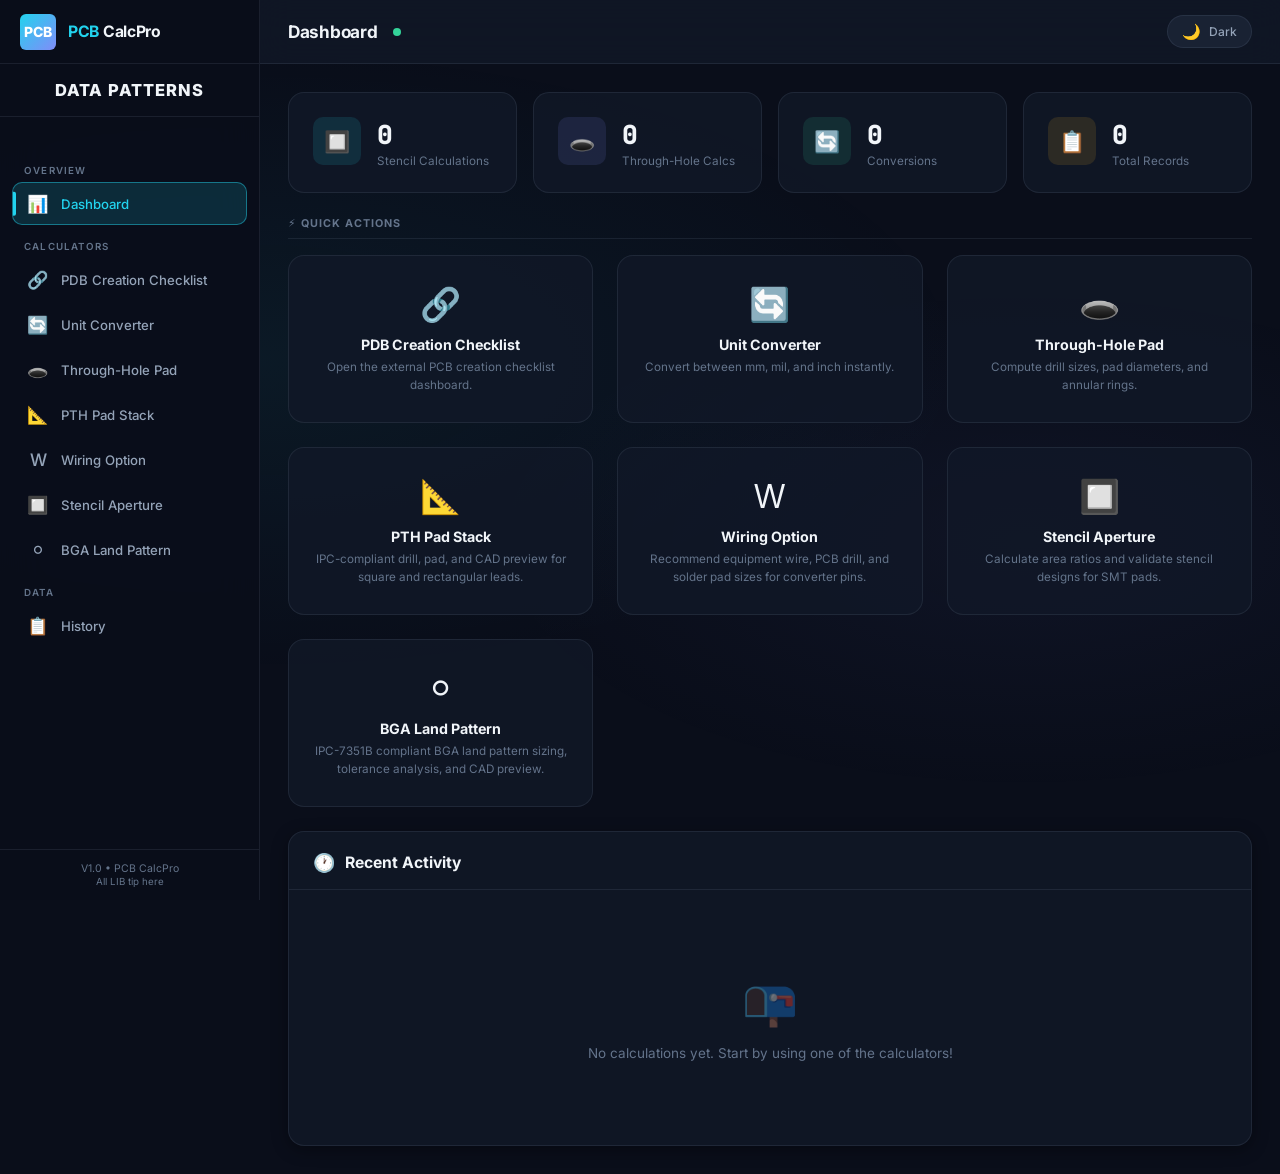
<file: index.html>
<!DOCTYPE html>
<html lang="en" data-theme="dark">
<head>
  <meta charset="UTF-8" />
  <meta name="viewport" content="width=device-width, initial-scale=1.0" />
  <meta name="description" content="PCB Manufacturing Calculator Dashboard — Stencil Aperture, Through-Hole Pad & Drill, and Engineering Unit Converter for PCB engineers." />
  <title>PCB Manufacturing Calculator Dashboard</title>
  <link rel="stylesheet" href="style.css" />
  <link rel="stylesheet" href="bga_land_calculator.css" />
</head>
<body>

<!-- ============================================================
     APP LAYOUT
     ============================================================ -->
<div class="app-layout">

  <!-- ======================== SIDEBAR ======================== -->
  <aside class="sidebar" id="sidebar">
    <div class="sidebar-header">
      <div class="sidebar-logo">PCB</div>
      <div class="sidebar-title"><span>PCB</span> CalcPro</div>
    </div>

    <div class="dp-logo-container" style="text-align: center; padding: 16px 20px; cursor: pointer; border-bottom: 1px solid var(--border-color); margin-bottom: 16px;" onclick="navigateTo('dashboard')">
      <div style="font-weight: 800; font-size: 1.1rem; color: var(--accent-indigo); letter-spacing: 1px; text-transform: uppercase;">Data Patterns</div>
    </div>

    <nav class="sidebar-nav">
      <div class="nav-section-label">Overview</div>
      <a class="nav-item active" data-page="dashboard" href="#">
        <span class="nav-icon">📊</span> Dashboard
      </a>

      <div class="nav-section-label">Calculators</div>
      <a class="nav-item" href="#" onclick="window.open('pcb_checklist.html', '_blank'); return false;">
        <span class="nav-icon">🔗</span> PDB Creation Checklist
      </a>
      <a class="nav-item" data-page="converter" href="#">
        <span class="nav-icon">🔄</span> Unit Converter
      </a>
      <a class="nav-item" data-page="throughhole" href="#">
        <span class="nav-icon">🕳️</span> Through-Hole Pad
      </a>
      <a class="nav-item" data-page="pthpadstack" href="#">
        <span class="nav-icon">📐</span> PTH Pad Stack
      </a>
      <a class="nav-item" data-page="wiring" href="#">
        <span class="nav-icon">W</span> Wiring Option
      </a>
      <a class="nav-item" data-page="stencil" href="#">
        <span class="nav-icon">🔲</span> Stencil Aperture
      </a>
      <a class="nav-item" data-page="bgaland" href="#">
        <span class="nav-icon">⚪</span> BGA Land Pattern
      </a>

      <div class="nav-section-label">Data</div>
      <a class="nav-item" data-page="history" href="#">
        <span class="nav-icon">📋</span> History
      </a>
    </nav>

    <div class="sidebar-footer">
      <div style="font-size:0.7rem;color:var(--text-muted);text-align:center;">
        V1.0 &bull; PCB CalcPro<br/>
        <span style="font-size:0.65rem;">All LIB tip here</span>
      </div>
    </div>
  </aside>

  <!-- Mobile overlay -->
  <div class="sidebar-overlay" id="sidebarOverlay"></div>

  <!-- ======================== MAIN ======================== -->
  <main class="main-content">

    <!-- TOP HEADER -->
    <header class="top-header">
      <div class="header-left">
        <button class="menu-toggle" id="menuToggle" aria-label="Toggle menu">☰</button>
        <h1 class="page-title" id="pageTitle">Dashboard</h1>
        <span class="pulse-dot" title="Live updates active"></span>
      </div>
      <div class="header-right">
        <button class="theme-toggle" id="themeToggle" aria-label="Toggle theme">
          <span class="toggle-icon" id="themeIcon">🌙</span>
          <span id="themeLabel">Dark</span>
        </button>
      </div>
    </header>

    <!-- CONTENT AREA -->
    <section class="content-area">

      <!-- ======== PAGE: Dashboard ======== -->
      <div class="module-page active" id="page-dashboard">
        <!-- Stats row -->
        <div class="grid-4 mb-24">
          <div class="dash-stat">
            <div class="dash-stat-icon cyan">🔲</div>
            <div class="dash-stat-info">
              <div class="dash-stat-value" id="dashStencilCount">0</div>
              <div class="dash-stat-label">Stencil Calculations</div>
            </div>
          </div>
          <div class="dash-stat">
            <div class="dash-stat-icon indigo">🕳️</div>
            <div class="dash-stat-info">
              <div class="dash-stat-value" id="dashTHCount">0</div>
              <div class="dash-stat-label">Through-Hole Calcs</div>
            </div>
          </div>
          <div class="dash-stat">
            <div class="dash-stat-icon green">🔄</div>
            <div class="dash-stat-info">
              <div class="dash-stat-value" id="dashConvCount">0</div>
              <div class="dash-stat-label">Conversions</div>
            </div>
          </div>
          <div class="dash-stat">
            <div class="dash-stat-icon amber">📋</div>
            <div class="dash-stat-info">
              <div class="dash-stat-value" id="dashTotalCount">0</div>
              <div class="dash-stat-label">Total Records</div>
            </div>
          </div>
        </div>

        <!-- Quick actions -->
        <h2 class="section-heading">⚡ Quick Actions</h2>
        <div class="grid-3 mb-24">
          <div class="quick-action" onclick="window.open('pcb_checklist.html', '_blank');">
            <div class="qa-icon">🔗</div>
            <h4>PDB Creation Checklist</h4>
            <p>Open the external PCB creation checklist dashboard.</p>
          </div>
          <div class="quick-action" data-goto="converter">
            <div class="qa-icon">🔄</div>
            <h4>Unit Converter</h4>
            <p>Convert between mm, mil, and inch instantly.</p>
          </div>
          <div class="quick-action" data-goto="throughhole">
            <div class="qa-icon">🕳️</div>
            <h4>Through-Hole Pad</h4>
            <p>Compute drill sizes, pad diameters, and annular rings.</p>
          </div>
          <div class="quick-action" data-goto="pthpadstack">
            <div class="qa-icon">📐</div>
            <h4>PTH Pad Stack</h4>
            <p>IPC-compliant drill, pad, and CAD preview for square and rectangular leads.</p>
          </div>
          <div class="quick-action" data-goto="wiring">
            <div class="qa-icon">W</div>
            <h4>Wiring Option</h4>
            <p>Recommend equipment wire, PCB drill, and solder pad sizes for converter pins.</p>
          </div>
          <div class="quick-action" data-goto="stencil">
            <div class="qa-icon">🔲</div>
            <h4>Stencil Aperture</h4>
            <p>Calculate area ratios and validate stencil designs for SMT pads.</p>
          </div>
          <div class="quick-action" data-goto="bgaland">
            <div class="qa-icon">⚪</div>
            <h4>BGA Land Pattern</h4>
            <p>IPC-7351B compliant BGA land pattern sizing, tolerance analysis, and CAD preview.</p>
          </div>
        </div>

        <!-- Recent history -->
        <div class="card">
          <div class="card-header">
            <h3><span class="card-icon">🕐</span> Recent Activity</h3>
          </div>
          <div class="card-body">
            <div id="dashRecentHistory">
              <div class="empty-state">
                <div class="empty-icon">📭</div>
                <p>No calculations yet. Start by using one of the calculators above!</p>
              </div>
            </div>
          </div>
        </div>
      </div>

      <!-- ======== PAGE: Stencil Aperture ======== -->
      <div class="module-page" id="page-stencil">
        <div class="grid-2 mb-24">
          <!-- Left: Inputs -->
          <div class="card">
            <div class="card-header">
              <h3><span class="card-icon">⚙️</span> Stencil Parameters</h3>
              <div class="btn-group">
                <button type="button" class="btn btn-secondary btn-sm stencil-unit-btn active" id="stencil-unit-mm" data-unit="mm">MM</button>
                <button type="button" class="btn btn-secondary btn-sm stencil-unit-btn" id="stencil-unit-mil" data-unit="mil">MIL</button>
              </div>
            </div>
            <div class="card-body">
              <!-- Shape selector -->
              <div class="form-group">
                <label>Aperture Shape</label>
                <div class="shape-selector" id="shapeSelector">
                  <button class="shape-btn active" data-shape="rectangle">
                    <span class="shape-icon">▬</span> Rectangle
                  </button>
                  <button class="shape-btn" data-shape="circle">
                    <span class="shape-icon">⬤</span> Circle
                  </button>
                  <button class="shape-btn" data-shape="rounded-rect">
                    <span class="shape-icon">▢</span> Rounded Rect
                  </button>
                  <button class="shape-btn" data-shape="polygon">
                    <span class="shape-icon">⬠</span> Polygon
                  </button>
                </div>
              </div>

              <!-- Standard Dimensions -->
              <div class="standard-dimensions" id="stdDimensions">
                <!-- Rectangle / Rounded Rect dims -->
                <div id="rectDims">
                  <div class="form-row">
                    <div class="form-group">
                      <label>Length (<span class="stencil-unit-lbl">mm</span>)</label>
                      <input type="number" class="form-control" id="rectLength" placeholder="e.g. 1.2" step="0.01" min="0" />
                    </div>
                    <div class="form-group">
                      <label>Width (<span class="stencil-unit-lbl">mm</span>)</label>
                      <input type="number" class="form-control" id="rectWidth" placeholder="e.g. 0.6" step="0.01" min="0" />
                    </div>
                  </div>
                </div>

                <!-- Circle dims -->
                <div id="circleDims" style="display:none;">
                  <div class="form-group">
                    <label>Diameter (<span class="stencil-unit-lbl">mm</span>)</label>
                    <input type="number" class="form-control" id="circleDiameter" placeholder="e.g. 0.8" step="0.01" min="0" />
                  </div>
                </div>

                <!-- Corner Radius for rounded rect -->
                <div id="cornerDims" style="display:none;">
                  <div class="form-group">
                    <label>Corner Radius (<span class="stencil-unit-lbl">mm</span>)</label>
                    <input type="number" class="form-control" id="cornerRadius" placeholder="e.g. 0.15" step="0.01" min="0" />
                  </div>
                </div>
              </div>

              <!-- Polygon Dimensions -->
              <div class="polygon-dimensions" id="polyDimensions">
                <div class="form-group">
                  <label>Vertex Coordinates (<span class="stencil-unit-lbl">mm</span>)</label>
                  <div class="table-wrapper" style="max-height:220px;overflow-y:auto;">
                    <table class="coord-table" id="coordTable">
                      <thead>
                        <tr><th>#</th><th>X (<span class="stencil-unit-lbl">mm</span>)</th><th>Y (<span class="stencil-unit-lbl">mm</span>)</th><th></th></tr>
                      </thead>
                      <tbody id="coordBody"></tbody>
                    </table>
                  </div>
                  <button class="btn btn-secondary btn-sm mt-16" id="addPointBtn">+ Add Point</button>
                </div>
              </div>

              <!-- Stencil Thickness -->
              <div class="form-group">
                <label>Stencil Thickness (<span class="stencil-unit-lbl">mm</span>)</label>
                <input type="number" class="form-control" id="stencilThickness" placeholder="e.g. 0.12" step="0.01" min="0" />
              </div>

              <div class="btn-group mt-16">
                <button class="btn btn-primary" id="calcStencilBtn">Calculate</button>
                <button class="btn btn-secondary" id="resetStencilBtn">Reset</button>
              </div>
            </div>
          </div>

          <!-- Right: Preview -->
          <div class="card">
            <div class="card-header">
              <h3><span class="card-icon">👁️</span> Aperture Preview</h3>
            </div>
            <div class="card-body">
              <div class="canvas-container">
                <span class="canvas-label">Shape Preview</span>
                <canvas id="apertureCanvas" width="360" height="260"></canvas>
              </div>
            </div>
          </div>
        </div>

        <!-- Results -->
        <div class="card mb-24">
          <div class="card-header">
            <h3><span class="card-icon">📐</span> Calculation Results</h3>
            <button class="btn btn-secondary btn-sm" id="copyStencilResults">📋 Copy</button>
          </div>
          <div class="card-body">
            <div class="grid-4 mb-24" id="stencilResultCards">
              <div class="stat-card">
                <div class="stat-label">Area Opening</div>
                <div class="stat-value" id="resAreaOpening">—</div>
                <div class="stat-unit">sq <span class="stencil-unit-lbl">mm</span></div>
              </div>
              <div class="stat-card">
                <div class="stat-label">Perimeter</div>
                <div class="stat-value" id="resPerimeter">—</div>
                <div class="stat-unit"><span class="stencil-unit-lbl">mm</span></div>
              </div>
              <div class="stat-card">
                <div class="stat-label">Area Wall</div>
                <div class="stat-value" id="resAreaWall">—</div>
                <div class="stat-unit">sq <span class="stencil-unit-lbl">mm</span></div>
              </div>
              <div class="stat-card">
                <div class="stat-label">Area Ratio</div>
                <div class="stat-value" id="resAreaRatio">—</div>
                <div class="stat-unit" id="resPassFail"></div>
              </div>
            </div>
            <!-- Detailed steps -->
            <div class="section-heading">📝 Detailed Calculation Steps</div>
            <div class="calc-steps" id="stencilCalcSteps">
              <span style="color:var(--text-muted);">Enter parameters and click Calculate to see detailed steps…</span>
            </div>
          </div>
        </div>
      </div>

      <!-- ======== PAGE: Through-Hole ======== -->
      <div class="module-page" id="page-throughhole">
        <div class="card mb-24">
          <div class="card-header">
            <h3><span class="card-icon">🕳️</span> Through-Hole Components</h3>
            <div class="btn-group">
              <button class="btn btn-primary btn-sm" id="addComponentBtn">+ Add Component</button>
              <button class="btn btn-secondary btn-sm" id="calcTHBtn">Calculate All</button>
            </div>
          </div>
          <div class="card-body">
            <!-- Unit selector & plating allowance -->
            <div class="form-row mb-24" style="max-width:500px;">
              <div class="form-group">
                <label>Unit</label>
                <select class="form-control" id="thUnit">
                  <option value="mm">mm (millimeters)</option>
                  <option value="mil">mil (thousandths of inch)</option>
                </select>
              </div>
              <div class="form-group">
                <label>Plating Allowance (mil) <span style="font-size:0.65rem;color:var(--text-muted);text-transform:none;letter-spacing:0;">(optional, default 0)</span></label>
                <input type="number" class="form-control" id="thPlating" placeholder="e.g. 1.0" step="0.1" min="0" value="" />
              </div>
            </div>

            <!-- Component entries -->
            <div class="component-entries" id="componentEntries">
              <!-- Dynamically populated -->
            </div>
          </div>
        </div>

        <!-- Results table -->
        <div class="card mb-24">
          <div class="card-header">
            <h3><span class="card-icon">📊</span> Calculation Results</h3>
            <button class="btn btn-secondary btn-sm" id="copyTHResults">📋 Copy</button>
          </div>
          <div class="card-body">
            <div class="table-wrapper">
              <table class="data-table" id="thResultTable">
                <thead>
                  <tr>
                    <th>Ref</th>
                    <th>Lead Diameter</th>
                    <th>Calculated Drill Size</th>
                    <th>Recommended Finished Drill Size</th>
                    <th>Recommended Pad Size</th>
                    <th>Hole-to-Pin Clearance</th>
                    <th>Unit</th>
                  </tr>
                </thead>
                <tbody id="thResultBody">
                  <tr><td colspan="7" style="text-align:center;color:var(--text-muted);padding:40px;">Add components and click Calculate to see results.</td></tr>
                </tbody>
              </table>
            </div>
            <div class="calc-steps mt-24" id="thCalcSteps">
              <span style="color:var(--text-muted);">Calculation steps will appear here…</span>
            </div>
          </div>
        </div>
      </div>

      <!-- ======== PAGE: PTH Pad Stack Workstation ======== -->
      <div class="module-page" id="page-pthpadstack">
        <div class="pthws-layout mb-24">
          <!-- Lead Configuration -->
          <div class="card pthws-inputs">
            <div class="card-header">
              <h3><span class="card-icon">📐</span> Lead Configuration</h3>
              <div class="btn-group">
                <button type="button" class="btn btn-secondary btn-sm pthws-unit-btn active" id="pthws-unit-mm" data-unit="mm">MM</button>
                <button type="button" class="btn btn-secondary btn-sm pthws-unit-btn" id="pthws-unit-mil" data-unit="mil">MIL</button>
              </div>
            </div>
            <div class="card-body">
              <div class="form-group">
                <label>Lead Profile Geometry</label>
                <div class="shape-selector" id="pthwsProfileSelector">
                  <button type="button" class="shape-btn active" data-pthws-profile="square">
                    <span class="shape-icon">◻</span> Square Lead
                  </button>
                  <button type="button" class="shape-btn" data-pthws-profile="rect">
                    <span class="shape-icon">▭</span> Rectangular Lead
                  </button>
                </div>
              </div>

              <div class="form-row">
                <div class="form-group">
                  <label id="pthws-label-dim-a">Square Lead Side (a)</label>
                  <div class="pthws-input-unit">
                    <input type="number" class="form-control" id="pthws-input-dim-a" value="0.64" step="0.01" min="0.01" />
                    <span class="pthws-unit-lbl">mm</span>
                  </div>
                  <span id="pthws-val-dim-a" style="display:none;">0.64 mm</span>
                </div>

                <div class="form-group" id="pthws-container-dim-b" style="display:none;">
                  <label>Lead Thickness (b)</label>
                  <div class="pthws-input-unit">
                    <input type="number" class="form-control" id="pthws-input-dim-b" value="0.50" step="0.01" min="0.01" />
                    <span class="pthws-unit-lbl">mm</span>
                  </div>
                  <span id="pthws-val-dim-b" style="display:none;">0.50 mm</span>
                </div>
              </div>

              <div class="form-group">
                <label>IPC Density Level Clearance</label>
                <select class="form-control" id="pthws-input-ipc">
                  <option value="A">Level A - Maximum Joint (+0.25mm / 10mil)</option>
                  <option value="B" selected>Level B - Median Joint (+0.20mm / 8mil)</option>
                  <option value="C">Level C - Minimum Joint (+0.15mm / 6mil)</option>
                </select>
              </div>

              <div class="section-heading mt-24">Manufacturing &amp; Plating Tolerances</div>
              <div class="form-row">
                <div class="form-group">
                  <label>Min Annular Ring</label>
                  <div class="pthws-input-unit">
                    <input type="number" class="form-control" id="pthws-input-annular" value="0.20" step="0.05" />
                    <span class="pthws-unit-lbl">mm</span>
                  </div>
                </div>
                <div class="form-group">
                  <label>Drill Wander Margin</label>
                  <div class="pthws-input-unit">
                    <input type="number" class="form-control" id="pthws-input-wander" value="0.10" step="0.05" />
                    <span class="pthws-unit-lbl">mm</span>
                  </div>
                </div>
              </div>
              <div class="form-row">
                <div class="form-group">
                  <label>Electroplating Thk</label>
                  <div class="pthws-input-unit">
                    <input type="number" class="form-control" id="pthws-input-plating" value="0.025" step="0.005" />
                    <span class="pthws-unit-lbl">mm</span>
                  </div>
                </div>
                <div class="form-group">
                  <label>Over-drill Margin</label>
                  <div class="pthws-input-unit">
                    <input type="number" class="form-control" id="pthws-input-overdrill" value="0.05" step="0.01" />
                    <span class="pthws-unit-lbl">mm</span>
                  </div>
                </div>
              </div>

              <button type="button" class="btn btn-primary mt-16" id="pthws-save-btn" style="width:100%;">
                💾 Save Current Footprint Specs
              </button>
            </div>
          </div>

          <!-- Results & Visualizer -->
          <div class="pthws-results">
            <div class="grid-3 mb-24">
              <div class="stat-card">
                <div class="stat-label">Max Lead Diagonal (c)</div>
                <div class="stat-value" id="pthws-metric-diagonal">—</div>
                <div class="stat-unit">worst-case bound</div>
              </div>
              <div class="stat-card pthws-stat-amber">
                <div class="stat-label">Recommended Drill (d)</div>
                <div class="stat-value" id="pthws-metric-drill">—</div>
                <div class="stat-unit">diag + plating + clear</div>
              </div>
              <div class="stat-card pthws-stat-green">
                <div class="stat-label">Outer Pad Diameter (D)</div>
                <div class="stat-value" id="pthws-metric-pad">—</div>
                <div class="stat-unit">hole + 2×ring + wander</div>
              </div>
            </div>

            <div class="card mb-24">
              <div class="card-header">
                <h3><span class="card-icon">👁️</span> Interactive CAD Preview</h3>
                <div class="pthws-layer-toggles">
                  <label><input type="checkbox" id="pthws-layer-pin" checked /> Pin</label>
                  <label><input type="checkbox" id="pthws-layer-drill" checked /> Hole</label>
                  <label><input type="checkbox" id="pthws-layer-annular" checked /> Annular</label>
                  <label><input type="checkbox" id="pthws-layer-diag" checked /> Diag line</label>
                </div>
              </div>
              <div class="card-body">
                <div class="pthws-canvas-wrap">
                  <svg id="pthws-cad-svg" viewBox="0 0 250 250" class="pthws-cad-svg">
                    <defs>
                      <pattern id="pthws-cad-grid" width="25" height="25" patternUnits="userSpaceOnUse">
                        <path d="M 25 0 L 0 0 0 25" fill="none" stroke="rgba(148,163,184,0.15)" stroke-width="0.5"/>
                      </pattern>
                    </defs>
                    <rect width="250" height="250" fill="url(#pthws-cad-grid)" rx="8"/>
                    <circle id="pthws-svg-outer-pad" cx="125" cy="125" r="95" fill="rgba(52,211,153,0.08)" stroke="#34d399" stroke-width="2.5"/>
                    <circle id="pthws-svg-drill-hole" cx="125" cy="125" r="65" fill="rgba(0,0,0,0.25)" stroke="#fbbf24" stroke-width="2" stroke-dasharray="3,1"/>
                    <circle id="pthws-svg-plated-wall" cx="125" cy="125" r="62" fill="none" stroke="rgba(251,191,36,0.4)" stroke-width="4"/>
                    <rect id="pthws-svg-metal-pin" x="90" y="90" width="70" height="70" fill="rgba(34,211,238,0.15)" stroke="#22d3ee" stroke-width="2"/>
                    <line id="pthws-svg-diagonal-line-1" x1="90" y1="90" x2="160" y2="160" stroke="#fb7185" stroke-width="1.5" stroke-dasharray="3,3"/>
                    <line id="pthws-svg-diagonal-line-2" x1="160" y1="90" x2="90" y2="160" stroke="#fb7185" stroke-width="1.5" stroke-dasharray="3,3"/>
                    <circle cx="125" cy="125" r="2.5" fill="#fb7185"/>
                  </svg>
                  <div class="pthws-cad-legend">
                    <div><span class="pthws-legend-dot green"></span> Outer Pad Dia (D)</div>
                    <div><span class="pthws-legend-dot amber"></span> Drill Bound (d)</div>
                    <div><span class="pthws-legend-dot cyan"></span> Component Pin (a × b)</div>
                  </div>
                </div>
              </div>
            </div>

            <div class="card mb-24">
              <div class="card-header">
                <h3><span class="card-icon">📝</span> Live Calculation Formulas</h3>
                <button type="button" class="btn btn-secondary btn-sm" id="pthws-print-btn">🖨️ Print Spec</button>
              </div>
              <div class="card-body">
                <div class="grid-3">
                  <div class="pthws-formula-box">
                    <div class="pthws-formula-title">1. Pin Diagonal (c)</div>
                    <div class="pthws-formula-eq" id="pthws-formula-diag-eq">c = √(a² + b²)</div>
                    <div class="pthws-formula-val" id="pthws-formula-diag-val">—</div>
                  </div>
                  <div class="pthws-formula-box">
                    <div class="pthws-formula-title">2. Drill Diameter (d)</div>
                    <div class="pthws-formula-eq" id="pthws-formula-drill-eq">d = c + clearance</div>
                    <div class="pthws-formula-val amber" id="pthws-formula-drill-val">—</div>
                  </div>
                  <div class="pthws-formula-box">
                    <div class="pthws-formula-title">3. Pad Diameter (D)</div>
                    <div class="pthws-formula-eq" id="pthws-formula-pad-eq">D = d + 2×R + W</div>
                    <div class="pthws-formula-val green" id="pthws-formula-pad-val">—</div>
                  </div>
                </div>
              </div>
            </div>

            <!--<div class="card mb-24">
              <div class="card-header">
                <h3><span class="card-icon">✅</span> Through-Hole Compliance Rules (DRC)</h3>
              </div>
              <div class="card-body">
                <div class="grid-2">
                  <div class="pthws-drc-item">
                    <strong>Avoid Moxon obsolete layouts</strong>
                    <p>Verify obsolete pin sizes or obsolescent ITT Cannon configurations are omitted from BOM.</p>
                  </div>
                  <div class="pthws-drc-item">
                    <strong>Thermal isolation mask dams</strong>
                    <p>Ensure thermal relief pathways utilize mask barriers ≥ 4 mils to prevent heat sinking.</p>
                  </div>
                  <div class="pthws-drc-item">
                    <strong>Plating allowance standard</strong>
                    <p>Supports an explicit 0.025–0.05 mm electroplated barrel copper buffer for clean joints.</p>
                  </div>
                  <div class="pthws-drc-item">
                    <strong>Solder Mask Dam Clearance</strong>
                    <p>Maintain a minimum expansion threshold of 2 mils from copper pads to prevent solder skips.</p>
                  </div>
                </div>
              </div>
            </div>-->
          </div>
        </div>

        <!-- Saved Footprint Library -->
        <div class="card mb-24">
          <div class="card-header">
            <h3><span class="card-icon">📚</span> Saved Footprint Spec Library</h3>
            <button type="button" class="btn btn-danger btn-sm" id="pthws-clear-specs-btn">🗑️ Wipe Saved Logs</button>
          </div>
          <div class="card-body">
            <div class="table-wrapper">
              <table class="data-table" id="pthws-tbl-logs">
                <thead>
                  <tr>
                    <th>Ref ID</th>
                    <th>Lead Type</th>
                    <th>Pin Size</th>
                    <th>Diagonal (c)</th>
                    <th>Rec Drill (d)</th>
                    <th>Outer Pad (D)</th>
                    <th>IPC Class</th>
                    <th>Actions</th>
                  </tr>
                </thead>
                <tbody id="pthws-saved-logs-body">
                  <tr><td colspan="8" style="text-align:center;color:var(--text-muted);padding:32px;">No saved specification files yet.</td></tr>
                </tbody>
              </table>
            </div>
          </div>
        </div>

        <!-- Print-only report (hidden on screen) -->
        <div class="pthws-print-report" id="pthws-print-report">
          <h1>Plated Through-Hole (PTH) Engineering Datasheet</h1>
          <p class="pthws-print-meta">Generated via PTH Pad Stack Engineering Workstation — IPC-2221A / IPC-7251</p>
          <div class="pthws-print-grid">
            <div>
              <p><strong>Lead Profile:</strong> <span id="pthws-print-prof">—</span></p>
              <p><strong>Dimension A:</strong> <span id="pthws-print-dim-a">—</span></p>
              <p><strong>Dimension B:</strong> <span id="pthws-print-dim-b">—</span></p>
              <p><strong>IPC Density Class:</strong> <span id="pthws-print-ipc">—</span></p>
            </div>
            <div>
              <p><strong>Plating Thickness:</strong> <span id="pthws-print-plating">—</span></p>
              <p><strong>Min Annular Ring:</strong> <span id="pthws-print-annular">—</span></p>
              <p><strong>Fabrication Wander:</strong> <span id="pthws-print-wander">—</span></p>
              <p><strong>Over-drill Margin:</strong> <span id="pthws-print-overdrill">—</span></p>
            </div>
          </div>
          <table class="pthws-print-table">
            <thead>
              <tr><th>Parameter</th><th>Target Output</th></tr>
            </thead>
            <tbody>
              <tr><td>Worst-Case Lead Pin Diagonal (c)</td><td id="pthws-print-calc-diag">—</td></tr>
              <tr><td>Recommended Manufacturing Drill (d)</td><td id="pthws-print-calc-drill">—</td></tr>
              <tr><td>Outer Copper Pad Diameter (D)</td><td id="pthws-print-calc-pad">—</td></tr>
            </tbody>
          </table>
        </div>
      </div>

      <!-- ======== PAGE: Unit Converter ======== -->
      <div class="module-page" id="page-converter">
        <div class="grid-3">
          <!-- mm ↔ mil -->
          <div class="card converter-card">
            <div class="card-header">
              <h3><span class="card-icon">↔️</span> mm ↔ mil</h3>
            </div>
            <div class="card-body">
              <div class="form-group">
                <label>Millimeters (mm)</label>
                <input type="number" class="form-control" id="conv_mm_mil_mm" placeholder="Enter mm" step="any" />
              </div>
              <div class="swap-icon">⇅</div>
              <div class="form-group">
                <label>Mils (mil)</label>
                <input type="number" class="form-control" id="conv_mm_mil_mil" placeholder="Enter mil" step="any" />
              </div>
              <div class="converter-result" id="conv_mm_mil_result">—</div>
              <div class="converter-unit" id="conv_mm_mil_unit"></div>
            </div>
          </div>

          <!-- mm ↔ inch -->
          <div class="card converter-card">
            <div class="card-header">
              <h3><span class="card-icon">↔️</span> mm ↔ inch</h3>
            </div>
            <div class="card-body">
              <div class="form-group">
                <label>Millimeters (mm)</label>
                <input type="number" class="form-control" id="conv_mm_inch_mm" placeholder="Enter mm" step="any" />
              </div>
              <div class="swap-icon">⇅</div>
              <div class="form-group">
                <label>Inches (in)</label>
                <input type="number" class="form-control" id="conv_mm_inch_inch" placeholder="Enter inch" step="any" />
              </div>
              <div class="converter-result" id="conv_mm_inch_result">—</div>
              <div class="converter-unit" id="conv_mm_inch_unit"></div>
            </div>
          </div>

          <!-- mil ↔ inch -->
          <div class="card converter-card">
            <div class="card-header">
              <h3><span class="card-icon">↔️</span> mil ↔ inch</h3>
            </div>
            <div class="card-body">
              <div class="form-group">
                <label>Mils (mil)</label>
                <input type="number" class="form-control" id="conv_mil_inch_mil" placeholder="Enter mil" step="any" />
              </div>
              <div class="swap-icon">⇅</div>
              <div class="form-group">
                <label>Inches (in)</label>
                <input type="number" class="form-control" id="conv_mil_inch_inch" placeholder="Enter inch" step="any" />
              </div>
              <div class="converter-result" id="conv_mil_inch_result">—</div>
              <div class="converter-unit" id="conv_mil_inch_unit"></div>
            </div>
          </div>
        </div>
      </div>

      <!-- ======== PAGE: Wiring Option ======== -->
      <div class="module-page" id="page-wiring">
        <div class="card mb-24">
          <div class="card-header">
            <h3><span class="card-icon">W</span> Converter Pin Wiring Inputs</h3>
            <div class="btn-group">
              <button class="btn btn-primary btn-sm" id="addWiringPinBtn">+ Add Pin</button>
              <button class="btn btn-secondary btn-sm" id="calcWiringBtn">Calculate Wiring</button>
            </div>
          </div>
          <div class="card-body">
            <div class="calc-steps mb-24">
              <span class="step-label">Reference:</span> Flutef Industries equipment wire table, Type EE / 1000 Vac values. Drill sizing evaluates conductor criteria (A) and insulation criteria (B), then uses the larger requirement.
            </div>
            <div class="component-entries" id="wiringPinEntries">
              <!-- Dynamically populated -->
            </div>
          </div>
        </div>

        <div class="card mb-24">
          <div class="card-header">
            <h3><span class="card-icon">R</span> Wiring Recommendation Report</h3>
            <button class="btn btn-secondary btn-sm" id="downloadWiringReportBtn">Download CSV</button>
          </div>
          <div class="card-body">
            <div class="table-wrapper">
              <table class="data-table" id="wiringResultTable">
                <thead>
                  <tr>
                    <th>Pin No.</th>
                    <th>Pin Name</th>
                    <th>Current (A)</th>
                    <th>Pin Dia.</th>
                    <th>Recommended AWG</th>
                    <th>Strands / Strand Dia.</th>
                    <th>Conductor Dia.</th>
                    <th>Dia. Over Insulation</th>
                    <th>Wire Current Rating</th>
                    <th>Wire Part No.</th>
                    <th>Criteria A</th>
                    <th>Criteria B</th>
                    <th>Total Diameter</th>
                    <th>Required PCB Drill</th>
                    <th>Recommended Solder Pad</th>
                  </tr>
                </thead>
                <tbody id="wiringResultBody">
                  <tr><td colspan="15" style="text-align:center;color:var(--text-muted);padding:40px;">Add converter pins and click Calculate Wiring to see recommendations.</td></tr>
                </tbody>
              </table>
            </div>
            <div class="calc-steps mt-24" id="wiringCalcSteps">
              <span style="color:var(--text-muted);">Wiring calculation steps will appear here...</span>
            </div>
          </div>
        </div>
      </div>

      <!-- ======== PAGE: BGA Land Pattern Calculator ======== -->
      <div class="module-page" id="page-bgaland">
        <div class="bga-layout mb-24">
          <!-- Left: Inputs -->
          <div class="card bga-inputs">
            <div class="card-header">
              <h3><span class="card-icon">⚪</span> BGA Parameters (IPC-7351B)</h3>
              <div class="btn-group">
                <button type="button" class="btn btn-secondary btn-sm active" id="bga-unit-mm" data-unit="mm">MM</button>
                <button type="button" class="btn btn-secondary btn-sm" id="bga-unit-mil" data-unit="mil">MIL</button>
              </div>
            </div>
            <div class="card-body">
              <!-- Preset Selector -->
              <div class="form-group">
                <label>Standard BGA Presets</label>
                <select class="form-control" id="bga-preset-select">
                  <option value="bga-100" selected>BGA 1.00mm (Pitch 1.00mm, Ball 0.60mm)</option>
                  <option value="bga-127">BGA 1.27mm (Pitch 1.27mm, Ball 0.75mm)</option>
                  <option value="fbga-080">FBGA 0.80mm (Pitch 0.80mm, Ball 0.50mm)</option>
                  <option value="fbga-080-ddr">FBGA 0.80mm DDR3/4 (Pitch 0.80mm, Ball 0.45mm)</option>
                  <option value="fbga-065">FBGA 0.65mm (Pitch 0.65mm, Ball 0.40mm)</option>
                  <option value="fbga-050">FBGA 0.50mm (Pitch 0.50mm, Ball 0.30mm)</option>
                  <option value="wlcsp-040">WLCSP 0.40mm (Pitch 0.40mm, Ball 0.25mm)</option>
                  <option value="wlcsp-035">WLCSP 0.35mm (Pitch 0.35mm, Ball 0.20mm)</option>
                  <option value="custom">Custom Configuration</option>
                </select>
              </div>

              <!-- Package / Component Name -->
              <div class="form-group">
                <label>Component / Package Reference</label>
                <input type="text" class="form-control" id="bga-pkg-name" value="BGA-484 (1.00mm)" placeholder="e.g. U1, Xilinx Artix-7, FBGA-256" />
              </div>

              <!-- Pitch Inputs -->
              <div class="form-row">
                <div class="form-group">
                  <label>Pitch X (<span class="bga-unit-lbl">mm</span>)</label>
                  <input type="number" class="form-control" id="bga-pitch-x" value="1.00" step="0.01" min="0.01" />
                </div>
                <div class="form-group">
                  <label>Pitch Y (<span class="bga-unit-lbl">mm</span>)</label>
                  <input type="number" class="form-control" id="bga-pitch-y" value="1.00" step="0.01" min="0.01" />
                </div>
              </div>
              <div class="form-group mb-16" style="margin-top:-8px;">
                <label style="font-size:0.75rem;cursor:pointer;display:inline-flex;align-items:center;gap:6px;font-weight:normal;color:var(--text-secondary);">
                  <input type="checkbox" id="bga-square-pitch" checked /> Lock Square Pitch (Px = Py)
                </label>
              </div>

              <!-- Ball Geometry -->
              <div class="form-row">
                <div class="form-group">
                  <label>Nominal Ball Dia (<span class="bga-unit-lbl">mm</span>)</label>
                  <input type="number" class="form-control" id="bga-ball-nom" value="0.60" step="0.01" min="0.01" />
                </div>
                <div class="form-group">
                  <label>Ball Tol ± (<span class="bga-unit-lbl">mm</span>)</label>
                  <input type="number" class="form-control" id="bga-ball-tol" value="0.10" step="0.01" min="0" />
                </div>
              </div>
              <div class="form-row">
                <div class="form-group">
                  <label>Min Ball Dia (<span class="bga-unit-lbl">mm</span>)</label>
                  <input type="number" class="form-control" id="bga-ball-min" value="0.50" step="0.01" min="0.01" />
                </div>
                <div class="form-group">
                  <label>Max Ball Dia (<span class="bga-unit-lbl">mm</span>)</label>
                  <input type="number" class="form-control" id="bga-ball-max" value="0.70" step="0.01" min="0.01" />
                </div>
              </div>

              <!-- Design Objective & Pad Definition -->
              <div class="form-row">
                <div class="form-group">
                  <label>IPC Density Level</label>
                  <select class="form-control" id="bga-density-level">
                    <option value="A">Level A - Most (Maximum Land / High Rel)</option>
                    <option value="B" selected>Level B - Nominal (Standard Production)</option>
                    <option value="C">Level C - Least (Minimum Land / HDI)</option>
                  </select>
                </div>
                <div class="form-group">
                  <label>Pad Mask Definition</label>
                  <select class="form-control" id="bga-pad-type">
                    <option value="NSMD" selected>NSMD - Non-Solder Mask Defined (Preferred)</option>
                    <option value="SMD">SMD - Solder Mask Defined</option>
                  </select>
                </div>
              </div>

              <!-- Metallurgy & Collapsibility -->
              <div class="form-group">
                <label>Solder Ball Metallurgy / Behavior</label>
                <select class="form-control" id="bga-ball-type">
                  <option value="collapsible" selected>Collapsible Solder Balls (SAC305 / Sn-Pb — Standard PBGA/FBGA)</option>
                  <option value="non-collapsible">Non-Collapsible Balls (Ceramic CBGA / High-Melt Solder)</option>
                </select>
              </div>

              <!-- Manufacturing Tolerances & Rules -->
              <div class="section-heading mt-24">Manufacturing Tolerances &amp; Design Rules</div>
              <div class="form-row">
                <div class="form-group">
                  <label>Board Fab Allowance (±<span class="bga-unit-lbl">mm</span>)</label>
                  <input type="number" class="form-control" id="bga-fab-tol" value="0.05" step="0.005" min="0" />
                  <span class="bga-field-hint">Etch tolerance (IPC default ±0.05mm / 2mil)</span>
                </div>
                <div class="form-group">
                  <label>Assembly Placement (±<span class="bga-unit-lbl">mm</span>)</label>
                  <input type="number" class="form-control" id="bga-asm-tol" value="0.05" step="0.005" min="0" />
                  <span class="bga-field-hint">Pick-and-place accuracy (±0.05mm)</span>
                </div>
              </div>

              <div class="form-row">
                <div class="form-group">
                  <label>Mask Clearance / Expansion (<span class="bga-unit-lbl">mm</span>)</label>
                  <input type="number" class="form-control" id="bga-mask-clr" value="0.05" step="0.005" min="0" />
                  <span class="bga-field-hint">Radial mask pullback (0.05mm / 2mil)</span>
                </div>
                <div class="form-group">
                  <label>Escape Trace / Space (<span class="bga-unit-lbl">mm</span>)</label>
                  <div style="display:grid;grid-template-columns:1fr 1fr;gap:8px;">
                    <input type="number" class="form-control" id="bga-trace-w" value="0.10" step="0.005" min="0.01" title="Trace Width" placeholder="Width" />
                    <input type="number" class="form-control" id="bga-trace-s" value="0.10" step="0.005" min="0.01" title="Trace Space" placeholder="Space" />
                  </div>
                  <span class="bga-field-hint">Target trace width &amp; spacing</span>
                </div>
              </div>

              <div class="btn-group mt-20" style="width:100%;">
                <button type="button" class="btn btn-primary" id="bga-calc-btn" style="flex:1;">⚡ Calculate</button>
                <button type="button" class="btn btn-secondary" id="bga-save-btn">💾 Save Spec</button>
                <button type="button" class="btn btn-secondary" id="bga-reset-btn">↺ Reset</button>
              </div>
            </div>
          </div>

          <!-- Right: Interactive CAD Visualizer -->
          <div class="card bga-preview">
            <div class="card-header">
              <h3><span class="card-icon">👁️</span> Interactive CAD Pad Visualizer</h3>
              <div class="bga-layer-toggles">
                <label><input type="checkbox" id="bga-layer-land" checked /> Land</label>
                <label><input type="checkbox" id="bga-layer-ball" checked /> Ball</label>
                <label><input type="checkbox" id="bga-layer-mask" checked /> Mask</label>
                <label><input type="checkbox" id="bga-layer-dim" checked /> Dims</label>
                <label><input type="checkbox" id="bga-layer-array" checked /> 3×3 Grid</label>
                <label><input type="checkbox" id="bga-layer-route" checked /> Escape</label>
              </div>
            </div>
            <div class="card-body">
              <div class="bga-cad-wrap">
                <svg id="bga-cad-svg" viewBox="0 0 440 440" class="bga-cad-svg">
                  <!-- Dynamically rendered by bga_land_calculator.js -->
                </svg>
                <div class="bga-cad-legend">
                  <span class="bga-legend-item"><span class="bga-legend-dot green"></span> Copper Land (D_land)</span>
                  <span class="bga-legend-item"><span class="bga-legend-dot cyan"></span> Solder Ball (b_nom)</span>
                  <span class="bga-legend-item"><span class="bga-legend-dot purple"></span> Mask Opening (D_mask)</span>
                  <span class="bga-legend-item"><span class="bga-legend-dot amber"></span> Escape Route</span>
                  <span class="bga-legend-item"><span class="bga-legend-dot rose"></span> Dimensions</span>
                </div>
              </div>
            </div>
          </div>
        </div>

        <!-- Results Section -->
        <div class="card mb-24">
          <div class="card-header">
            <h3><span class="card-icon">📐</span> IPC-7351B Calculation Results</h3>
            <div class="btn-group">
              <button type="button" class="btn btn-secondary btn-sm" id="bga-copy-summary-btn">📋 Copy</button>
              <button type="button" class="btn btn-secondary btn-sm" id="bga-export-csv-btn">📄 CSV</button>
              <button type="button" class="btn btn-secondary btn-sm" id="bga-print-btn">🖨️ Print</button>
            </div>
          </div>
          <div class="card-body">
            <!-- Safety DRC Alert Box -->
            <div class="bga-alert success" id="bga-alert-box">
              <div class="bga-alert-icon">✅</div>
              <div>IPC-7351B Land Pattern Calculations Loaded.</div>
            </div>

            <!-- Stat Cards Grid -->
            <div class="grid-4 mb-24">
              <div class="stat-card">
                <div class="stat-label">Recommended Land Dia (Nom)</div>
                <div class="stat-value" id="bga-metric-land" style="color:var(--accent-green);font-size:1.45rem;">—</div>
                <div class="stat-unit">target finished pad</div>
              </div>
              <div class="stat-card">
                <div class="stat-label">MMC Land Dia (Max)</div>
                <div class="stat-value" id="bga-metric-mmc">—</div>
                <div class="stat-unit">upper fab boundary</div>
              </div>
              <div class="stat-card">
                <div class="stat-label">LMC Land Dia (Min)</div>
                <div class="stat-value" id="bga-metric-lmc">—</div>
                <div class="stat-unit">lower fab boundary</div>
              </div>
              <div class="stat-card">
                <div class="stat-label">Solder Mask Opening</div>
                <div class="stat-value" id="bga-metric-mask">—</div>
                <div class="stat-unit">aperture diameter</div>
              </div>
              <div class="stat-card">
                <div class="stat-label">Solder Mask Dam</div>
                <div class="stat-value" id="bga-metric-dam">—</div>
                <div class="stat-unit">min web between pads</div>
              </div>
              <div class="stat-card">
                <div class="stat-label">Pad-to-Pad Clearance</div>
                <div class="stat-value" id="bga-metric-clearance">—</div>
                <div class="stat-unit">copper spacing</div>
              </div>
              <div class="stat-card">
                <div class="stat-label">Routing Channel Width</div>
                <div class="stat-value" id="bga-metric-channel">—</div>
                <div class="stat-unit">between adjacent pads</div>
              </div>
              <div class="stat-card">
                <div class="stat-label">Escape Capability</div>
                <div class="stat-value" id="bga-metric-routability" style="font-size:1.1rem;">—</div>
                <div class="stat-unit">escape traces supported</div>
              </div>
            </div>

            <!-- Detailed Steps / Formulas -->
            <div class="section-heading mb-16">📝 Live IPC-7351B Calculation Breakdown &amp; Traceability</div>
            <div class="grid-2 mb-16">
              <div class="bga-formula-box">
                <div class="bga-formula-title">1. Target Land Sizing (IPC-7351B Section 8)</div>
                <div class="bga-formula-eq" id="bga-step1-eq">D_land = b_nom × (1 - Reduction)</div>
                <div class="bga-formula-val green" id="bga-step1-val">—</div>
              </div>
              <div class="bga-formula-box">
                <div class="bga-formula-title">2. Manufacturing Tolerance Stackup</div>
                <div class="bga-formula-eq" id="bga-step2-eq">D_max = D_land + F_tol | D_min = D_land - F_tol</div>
                <div class="bga-formula-val amber" id="bga-step2-val">—</div>
              </div>
              <div class="bga-formula-box">
                <div class="bga-formula-title">3. Solder Mask &amp; Mask Dam (NSMD vs SMD)</div>
                <div class="bga-formula-eq" id="bga-step3-eq">D_mask = D_land + 2×M_clr | W_dam = Pitch - D_mask</div>
                <div class="bga-formula-val cyan" id="bga-step3-val">—</div>
              </div>
              <div class="bga-formula-box">
                <div class="bga-formula-title">4. Channel Routability &amp; Escape Traces</div>
                <div class="bga-formula-eq" id="bga-step4-eq">W_ch = Pitch - D_copper | Traces = ⌊(W_ch - S_tr)/(W_tr + S_tr)⌋</div>
                <div class="bga-formula-val" id="bga-step4-val">—</div>
              </div>
            </div>
          </div>
        </div>

        <!-- Standards Reference Matrix Card -->
        <div class="card mb-24">
          <div class="card-header">
            <h3><span class="card-icon">📚</span> IPC-7351B Standard Reference Table (Table 8-1)</h3>
          </div>
          <div class="card-body">
            <div class="table-wrapper mb-16">
              <table class="bga-ref-table">
                <thead>
                  <tr>
                    <th>Nominal Ball Dia (mm)</th>
                    <th>Typical Pitch (mm)</th>
                    <th>Level A Land (Most)</th>
                    <th>Level B Land (Nominal)</th>
                    <th>Level C Land (Least)</th>
                    <th>Nominal Reduction (%)</th>
                  </tr>
                </thead>
                <tbody>
                  <tr data-ball="0.75"><td>0.75 mm (30 mil)</td><td>1.27 / 1.50 mm</td><td>0.65 mm</td><td>0.60 mm</td><td>0.55 mm</td><td>20.0%</td></tr>
                  <tr data-ball="0.60" class="active-row"><td>0.60 mm (24 mil)</td><td>1.00 mm</td><td>0.55 mm</td><td>0.50 mm</td><td>0.45 mm</td><td>16.7%</td></tr>
                  <tr data-ball="0.50"><td>0.50 mm (20 mil)</td><td>0.80 mm</td><td>0.45 mm</td><td>0.40 mm</td><td>0.35 mm</td><td>20.0%</td></tr>
                  <tr data-ball="0.45"><td>0.45 mm (18 mil)</td><td>0.80 mm (DDR)</td><td>0.40 mm</td><td>0.35 mm</td><td>0.30 mm</td><td>22.2%</td></tr>
                  <tr data-ball="0.40"><td>0.40 mm (16 mil)</td><td>0.65 mm</td><td>0.35 mm</td><td>0.30 mm</td><td>0.25 mm</td><td>25.0%</td></tr>
                  <tr data-ball="0.35"><td>0.35 mm (14 mil)</td><td>0.65 / 0.50 mm</td><td>0.30 mm</td><td>0.28 mm</td><td>0.25 mm</td><td>20.0%</td></tr>
                  <tr data-ball="0.30"><td>0.30 mm (12 mil)</td><td>0.50 mm</td><td>0.28 mm</td><td>0.25 mm</td><td>0.20 mm</td><td>16.7%</td></tr>
                  <tr data-ball="0.25"><td>0.25 mm (10 mil)</td><td>0.40 mm</td><td>0.23 mm</td><td>0.20 mm</td><td>0.17 mm</td><td>20.0%</td></tr>
                  <tr data-ball="0.20"><td>0.20 mm (8 mil)</td><td>0.35 mm</td><td>0.19 mm</td><td>0.17 mm</td><td>0.15 mm</td><td>15.0%</td></tr>
                  <tr data-ball="0.15"><td>0.15 mm (6 mil)</td><td>0.30 / 0.25 mm</td><td>0.15 mm</td><td>0.13 mm</td><td>0.12 mm</td><td>13.3%</td></tr>
                </tbody>
              </table>
            </div>
            <div class="calc-steps">
              <span class="step-label">Engineering Guidelines:</span>
              <strong>NSMD (Non-Solder Mask Defined)</strong> is recommended by IPC-7351B and major silicon vendors because copper etching yields tighter dimensional tolerance than solder mask registration, and solder wets the sides of the copper pad to provide strong mechanical joint anchoring and self-centering during reflow.
              <strong>SMD (Solder Mask Defined)</strong> pads are used when routing channels are severely constrained, for high-stress package corners, or for non-collapsible ceramic balls (CBGA).
            </div>
          </div>
        </div>

        <!-- Saved BGA Footprint Library Card -->
        <div class="card mb-24">
          <div class="card-header">
            <h3><span class="card-icon">💾</span> Saved BGA Footprint Specifications</h3>
            <button type="button" class="btn btn-danger btn-sm" id="bga-clear-specs-btn">🗑️ Clear All</button>
          </div>
          <div class="card-body">
            <div class="table-wrapper">
              <table class="data-table">
                <thead>
                  <tr>
                    <th>Ref ID</th>
                    <th>Package / Ref</th>
                    <th>Pitch (Px × Py)</th>
                    <th>Ball Dia</th>
                    <th>Land Dia (Nom)</th>
                    <th>Mask Opening</th>
                    <th>Density</th>
                    <th>Pad Type</th>
                    <th>Actions</th>
                  </tr>
                </thead>
                <tbody id="bga-saved-specs-body">
                  <tr><td colspan="9" style="text-align:center;color:var(--text-muted);padding:32px;">No saved BGA footprint specifications yet.</td></tr>
                </tbody>
              </table>
            </div>
          </div>
        </div>

        <!-- Printable Datasheet (Hidden on screen) -->
        <div class="bga-print-report" id="bga-print-report">
          <h1>BGA Land Pattern Engineering Datasheet</h1>
          <p class="bga-print-meta">IPC-7351B Generic Requirements for Surface Mount Design &amp; Land Pattern Standard</p>
          <div class="bga-print-grid">
            <div>
              <p><strong>Package Name:</strong> <span id="bga-print-pkg">—</span></p>
              <p><strong>Ball Pitch (Px × Py):</strong> <span id="bga-print-pitch">—</span></p>
              <p><strong>Nominal Ball Diameter:</strong> <span id="bga-print-ball">—</span></p>
              <p><strong>IPC Density Tier:</strong> <span id="bga-print-density">—</span></p>
            </div>
            <div>
              <p><strong>Pad Mask Definition:</strong> <span id="bga-print-padtype">—</span></p>
              <p><strong>Solder Ball Metallurgy:</strong> <span id="bga-print-balltype">—</span></p>
              <p><strong>Fabrication Allowance:</strong> <span id="bga-print-fabtol">—</span></p>
              <p><strong>Assembly Placement:</strong> <span id="bga-print-asmtol">—</span></p>
            </div>
          </div>
          <table class="bga-print-table">
            <thead>
              <tr><th>Calculation Parameter</th><th>Target Output Value</th></tr>
            </thead>
            <tbody>
              <tr><td>Recommended PCB Land Diameter (Nominal)</td><td id="bga-print-land">—</td></tr>
              <tr><td>Maximum Material Condition Land (MMC)</td><td id="bga-print-mmc">—</td></tr>
              <tr><td>Least Material Condition Land (LMC)</td><td id="bga-print-lmc">—</td></tr>
              <tr><td>Solder Mask Opening Diameter</td><td id="bga-print-mask">—</td></tr>
              <tr><td>Solder Mask Dam Width</td><td id="bga-print-dam">—</td></tr>
              <tr><td>Pad-to-Pad Copper Clearance</td><td id="bga-print-clearance">—</td></tr>
              <tr><td>Minimum Routing Channel Width</td><td id="bga-print-channel">—</td></tr>
              <tr><td>Escape Routing Capability</td><td id="bga-print-routability">—</td></tr>
            </tbody>
          </table>
        </div>
      </div>

      <!-- ======== PAGE: History ======== -->
      <div class="module-page" id="page-history">
        <div class="card">
          <div class="card-header">
            <h3><span class="card-icon">📋</span> Calculation History</h3>
          </div>
          <div class="card-body">
            <div class="history-toolbar">
              <div class="search-box">
                <span class="search-icon">🔍</span>
                <input type="text" id="historySearch" placeholder="Search history…" />
              </div>
              <button class="btn btn-secondary btn-sm" id="exportCSVBtn">📄 Export CSV</button>
              <button class="btn btn-secondary btn-sm" id="exportPDFBtn">📑 Export PDF</button>
              <button class="btn btn-danger btn-sm" id="clearHistoryBtn">🗑️ Clear All</button>
            </div>
            <div id="historyList">
              <div class="empty-state">
                <div class="empty-icon">📭</div>
                <p>No history records yet.</p>
              </div>
            </div>
          </div>
        </div>
      </div>

    </section>
  </main>
</div>

<!-- Toast container -->
<div class="toast-container" id="toastContainer"></div>

<script src="script.js"></script>
<script src="pth_pad_stack_workstation.js"></script>
<script src="bga_land_calculator.js"></script>
</body>
</html>
</file>
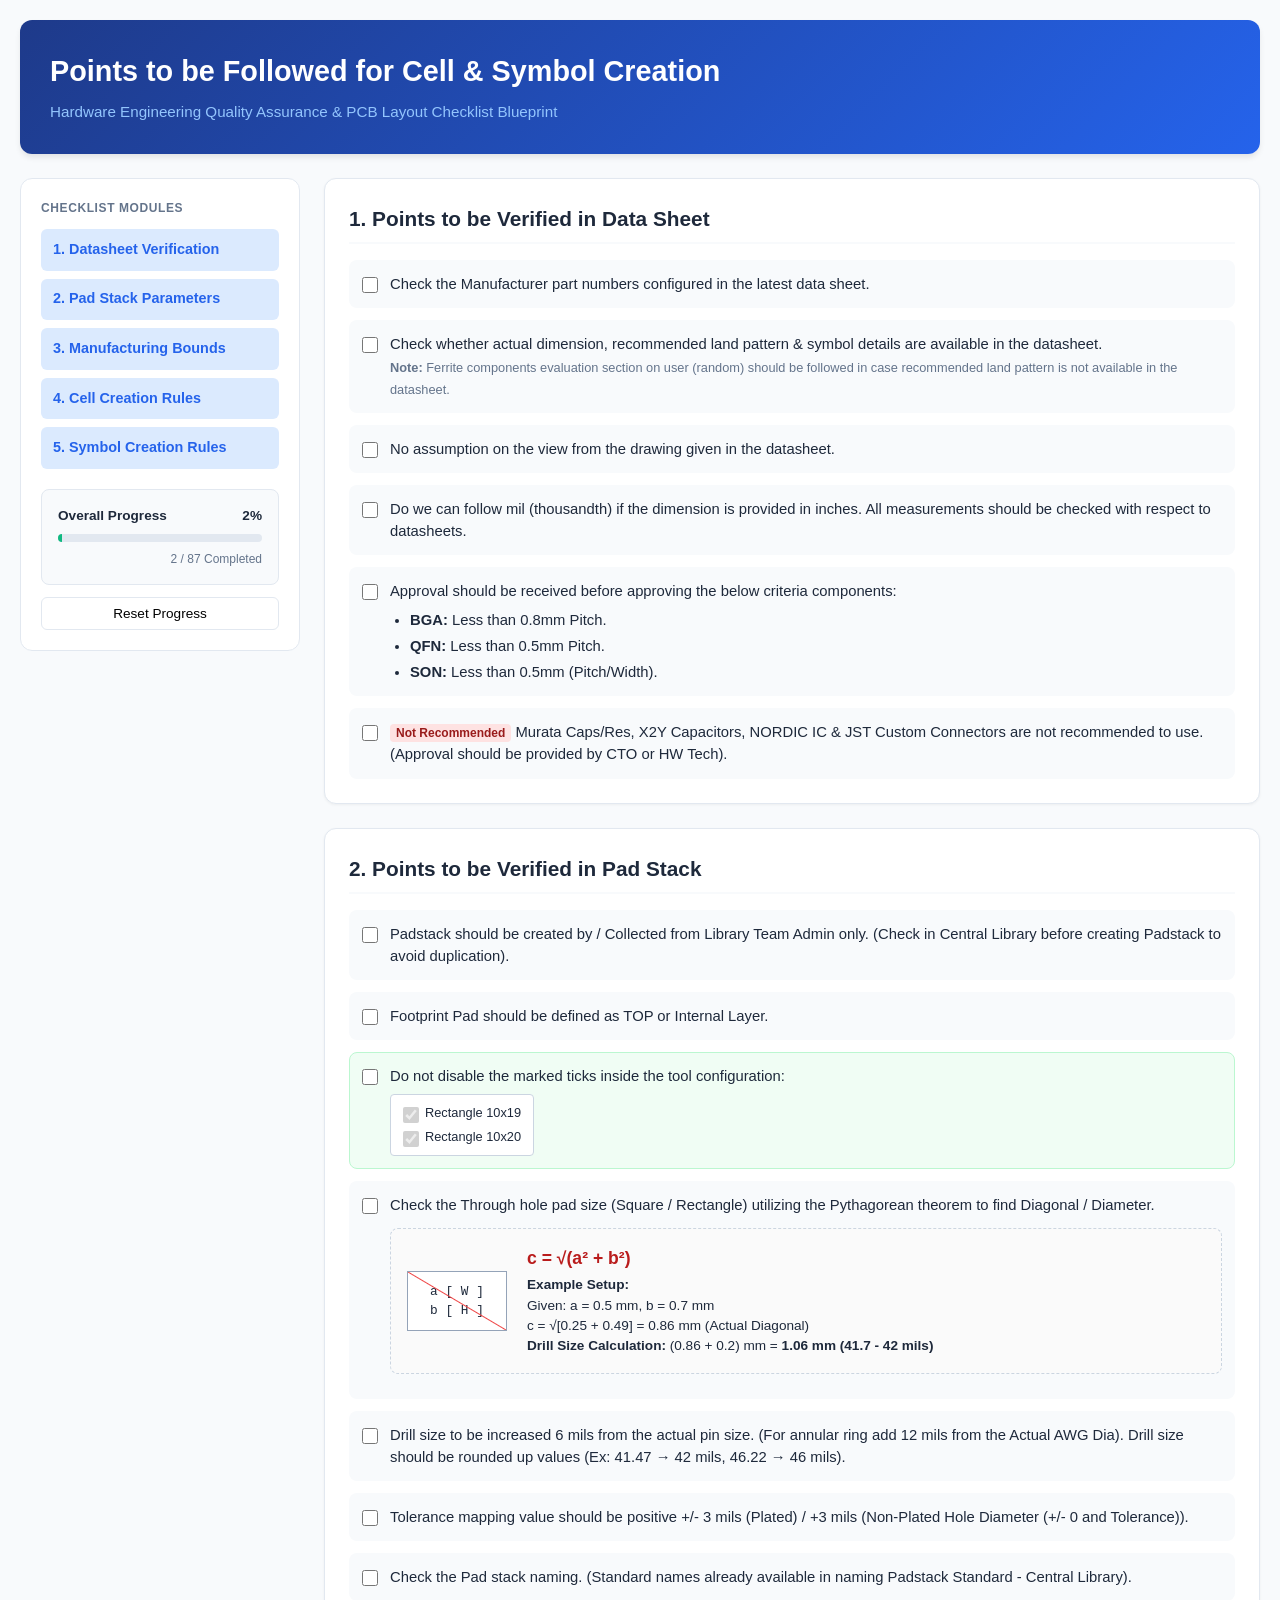
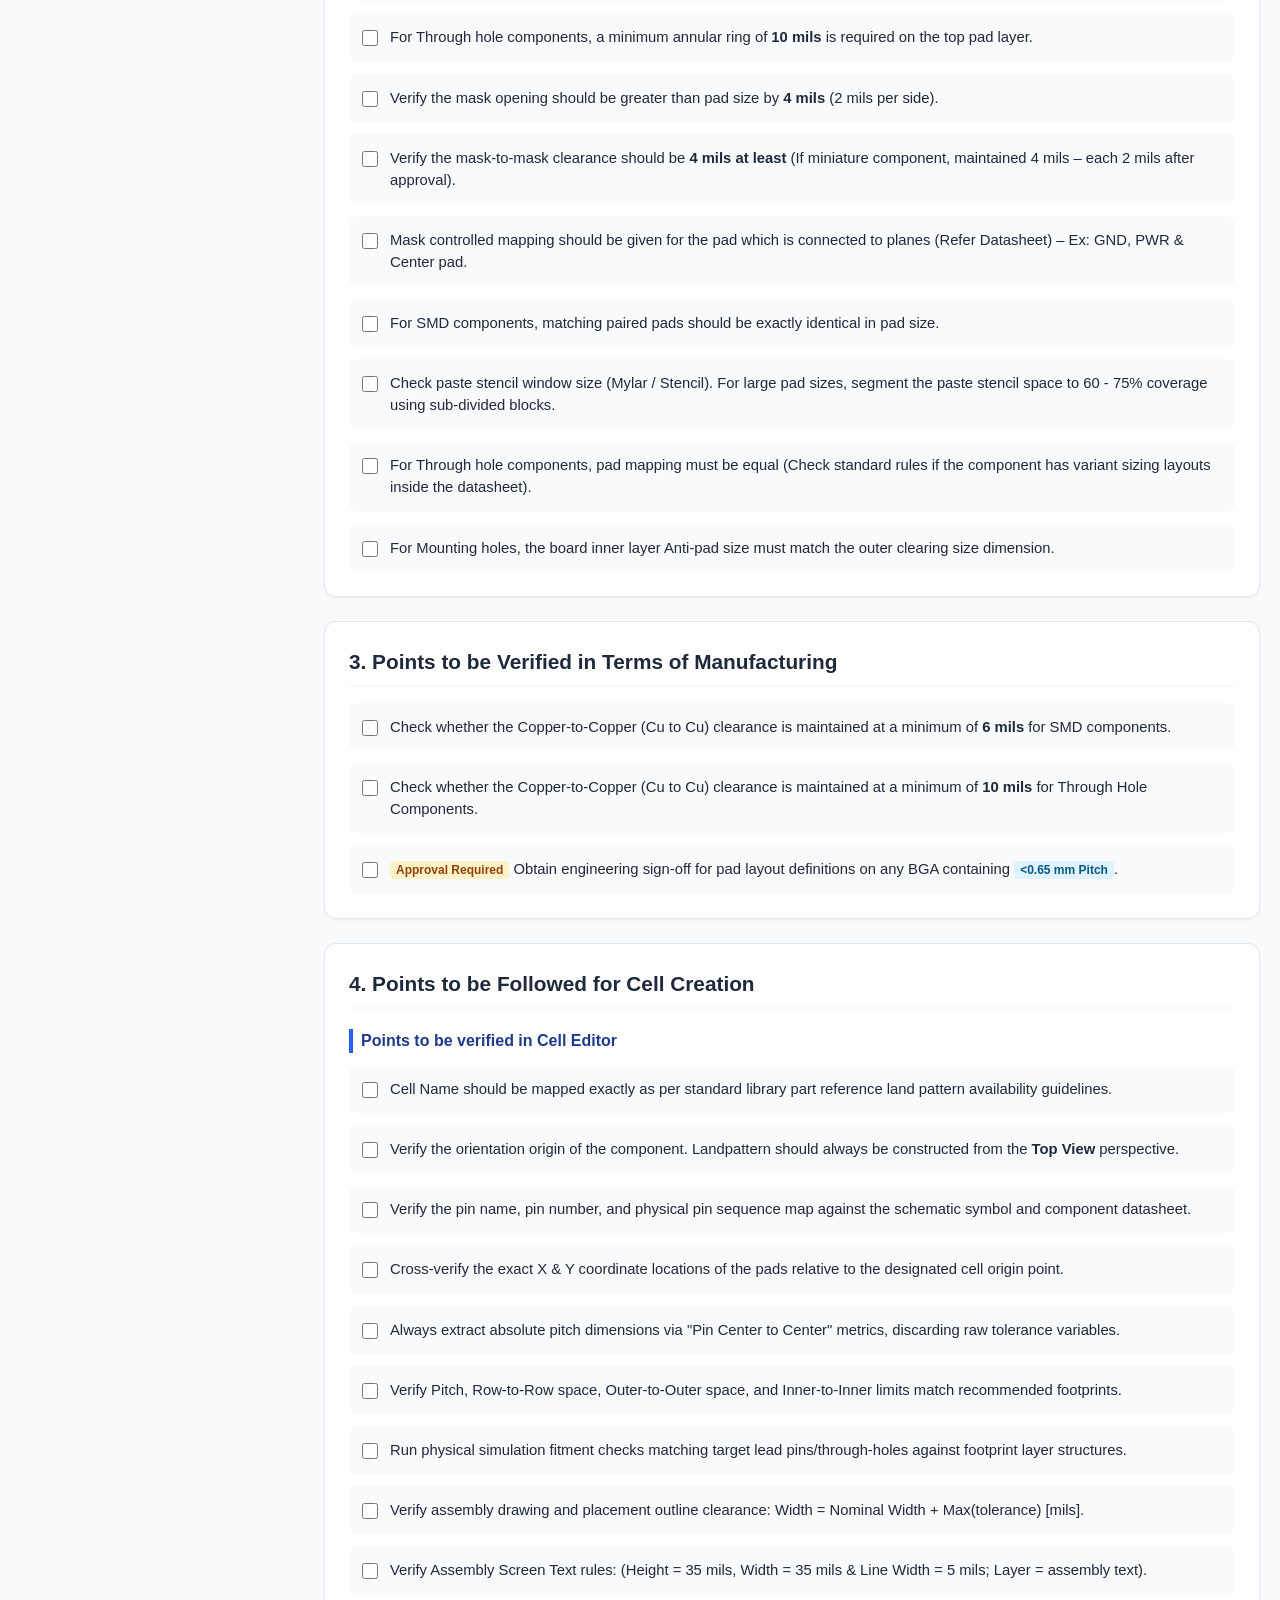
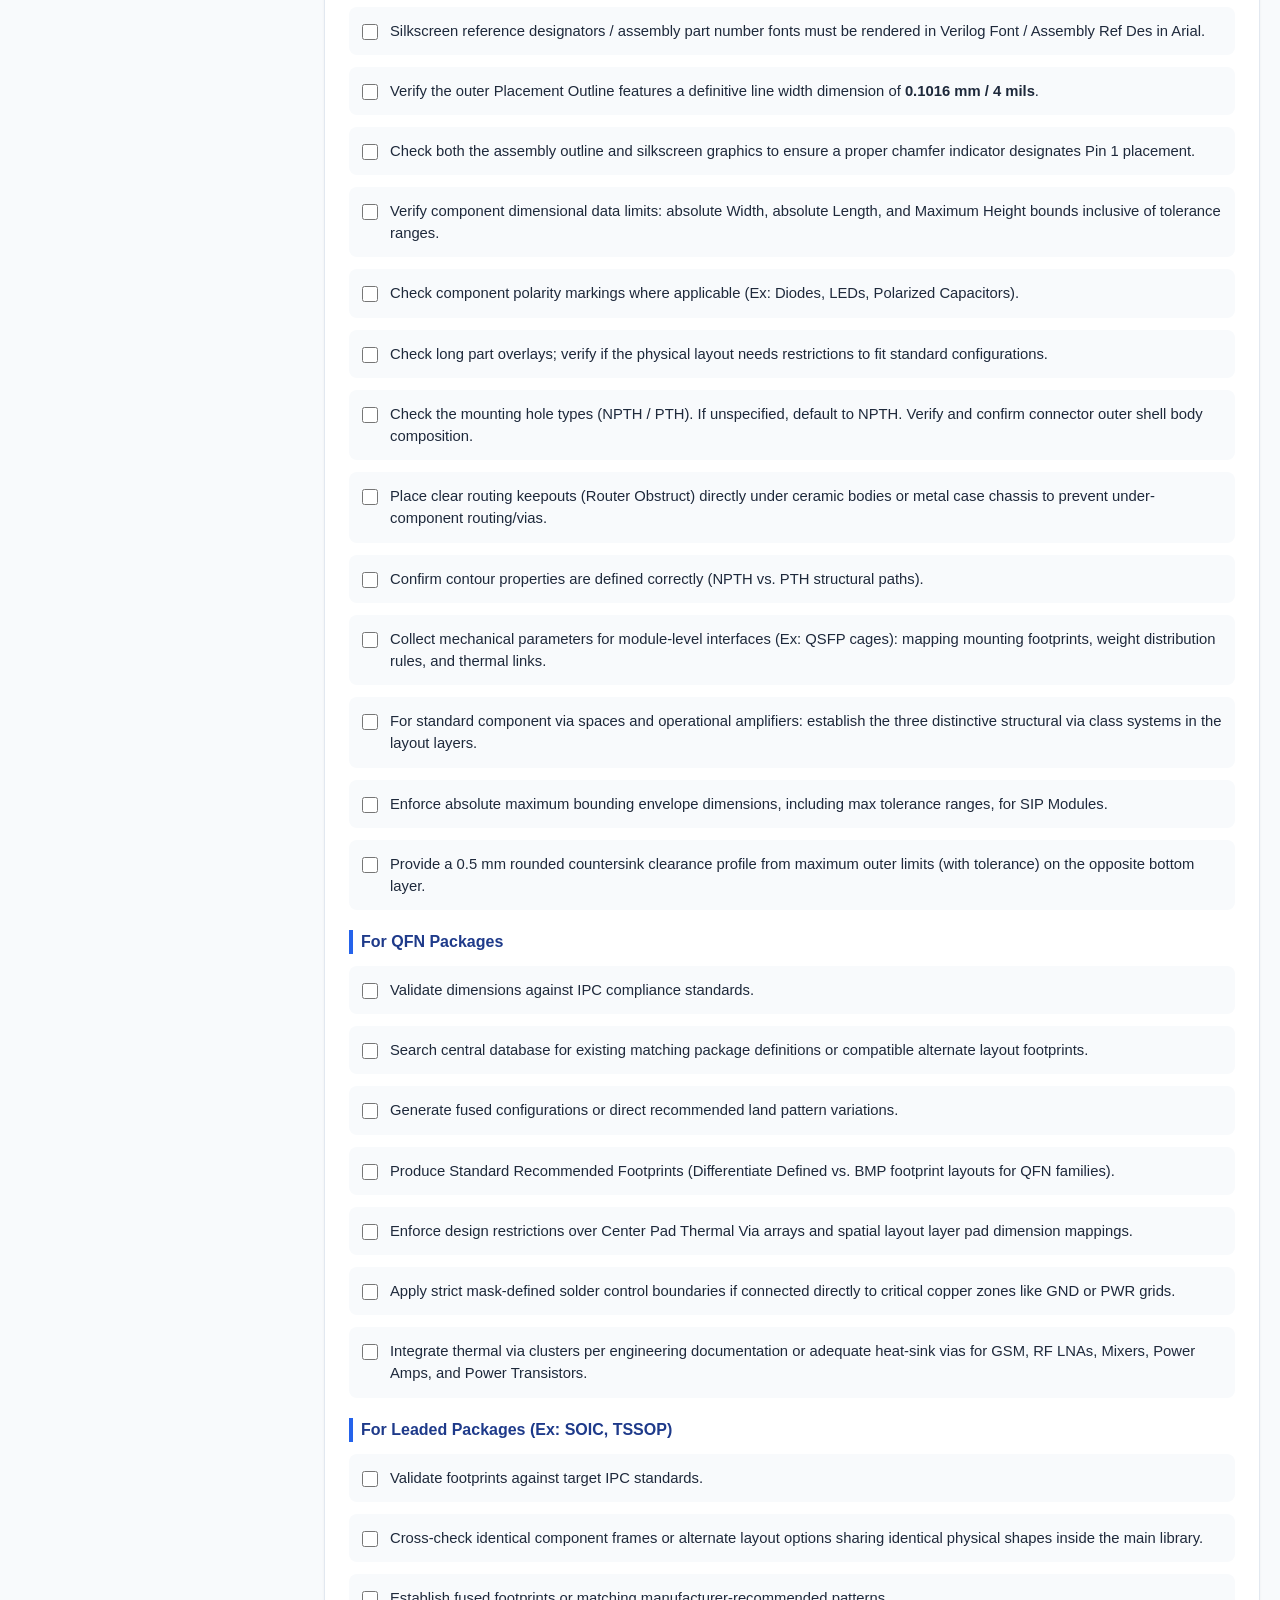
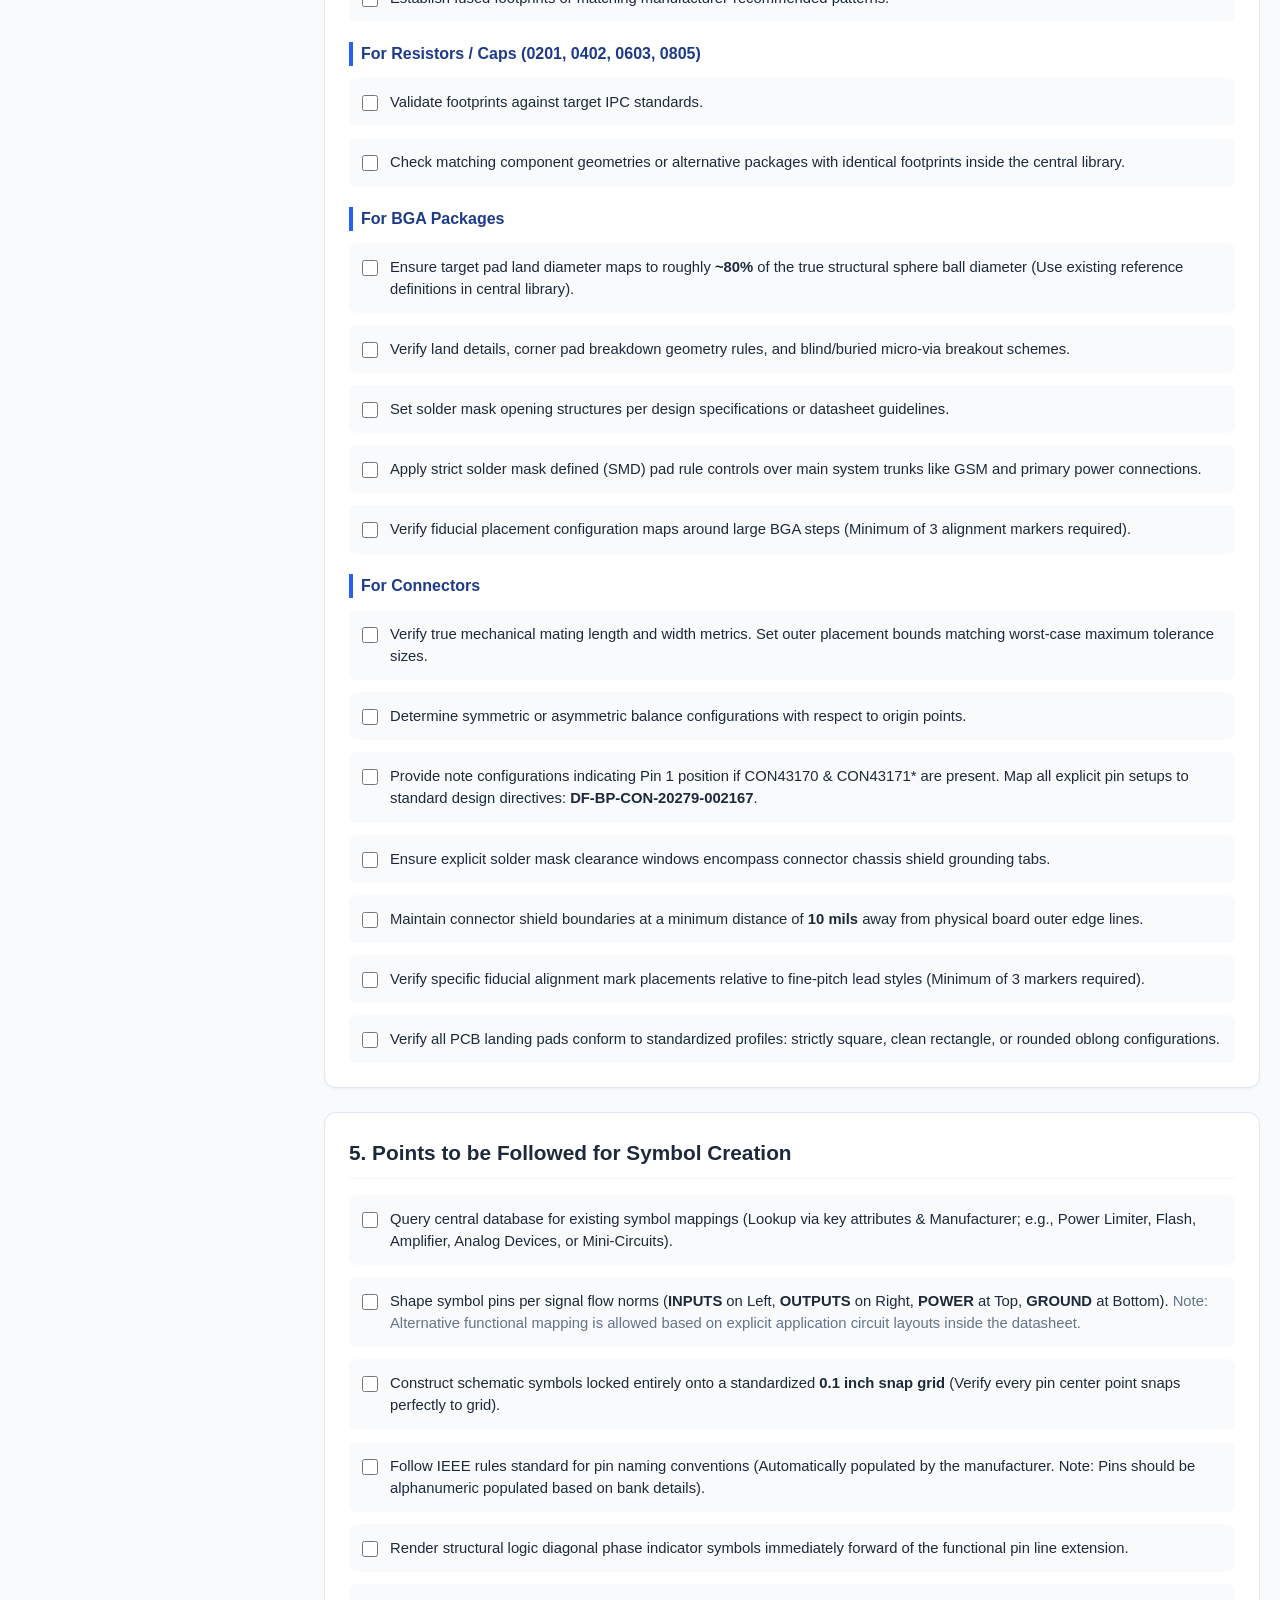
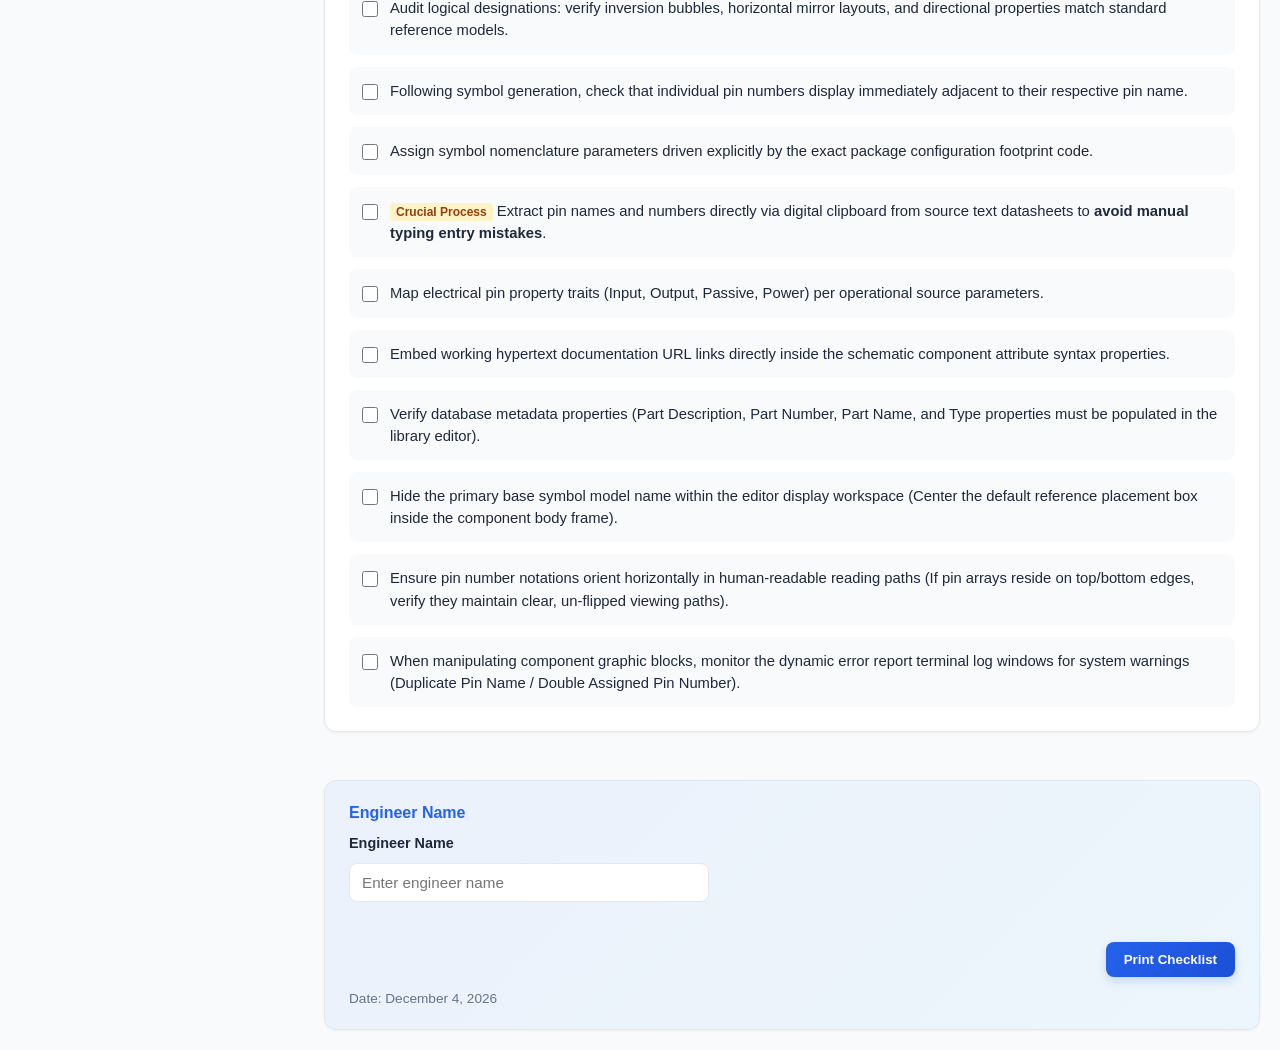
<file: pcb_checklist.html>
<!DOCTYPE html>
<html lang="en">
<head>
    <meta charset="UTF-8">
    <meta name="viewport" content="width=device-width, initial-scale=1.0">
    <title>PCB Design Verification Dashboard</title>
    <style>
        :root {
            --bg-main: #f8fafc;
            --panel-bg: #ffffff;
            --text-primary: #1e293b;
            --text-secondary: #64748b;
            --accent-blue: #2563eb;
            --accent-blue-light: #dbeafe;
            --border-color: #e2e8f0;
            --success-color: #10b981;
            --warning-color: #f59e0b;
        }

        * {
            box-sizing: border-box;
            margin: 0;
            padding: 0;
            font-family: -apple-system, BlinkMacSystemFont, "Segoe UI", Roboto, Helvetica, Arial, sans-serif;
        }

        body {
            background-color: var(--bg-main);
            color: var(--text-primary);
            line-height: 1.5;
            padding: 20px;
        }

        header {
            background: linear-gradient(135deg, #1e3a8a, #2563eb);
            color: white;
            padding: 30px;
            border-radius: 12px;
            margin-bottom: 24px;
            box-shadow: 0 4px 6px -1px rgba(0, 0, 0, 0.1);
        }

        header h1 {
            font-size: 1.8rem;
            margin-bottom: 8px;
            font-weight: 700;
        }

        header p {
            color: #93c5fd;
            font-size: 0.95rem;
        }

        .dashboard-layout {
            display: grid;
            grid-template-columns: 280px 1fr;
            gap: 24px;
        }

        @media (max-width: 900px) {
            .dashboard-layout {
                grid-template-columns: 1fr;
            }
        }

        /* Sidebar Navigation & Metrics */
        .sidebar {
            background: var(--panel-bg);
            border: 1px solid var(--border-color);
            border-radius: 12px;
            padding: 20px;
            height: fit-content;
            position: sticky;
            top: 20px;
        }

        .nav-title {
            font-size: 0.75rem;
            text-transform: uppercase;
            letter-spacing: 0.05em;
            color: var(--text-secondary);
            margin-bottom: 12px;
            font-weight: 700;
        }

        .nav-list {
            list-style: none;
            display: flex;
            flex-direction: column;
            gap: 8px;
            margin-bottom: 20px;
        }

        .nav-item {
            padding: 10px 12px;
            border-radius: 6px;
            cursor: pointer;
            font-size: 0.9rem;
            color: var(--text-primary);
            transition: all 0.2s;
            display: flex;
            justify-content: space-between;
            align-items: center;
        }

        .nav-item:hover {
            background-color: var(--bg-main);
        }

        .nav-item.active {
            background-color: var(--accent-blue-light);
            color: var(--accent-blue);
            font-weight: 600;
        }

        /* Progress Metrics */
        .progress-box {
            background: var(--bg-main);
            border-radius: 8px;
            padding: 16px;
            margin-top: 16px;
            border: 1px solid var(--border-color);
        }

        .progress-title {
            font-size: 0.85rem;
            font-weight: 600;
            margin-bottom: 8px;
            display: flex;
            justify-content: space-between;
        }

        .progress-bar-container {
            background: #e2e8f0;
            border-radius: 9999px;
            height: 8px;
            width: 100%;
            overflow: hidden;
        }

        .progress-bar {
            background: var(--success-color);
            height: 100%;
            width: 0%;
            transition: width 0.3s ease;
        }

        /* Content Area */
        .content-area {
            display: flex;
            flex-direction: column;
            gap: 24px;
        }

        .section-panel {
            background: var(--panel-bg);
            border: 1px solid var(--border-color);
            border-radius: 12px;
            padding: 24px;
            box-shadow: 0 1px 3px rgba(0,0,0,0.05);
        }

        .section-panel h2 {
            font-size: 1.3rem;
            color: var(--text-primary);
            margin-bottom: 16px;
            border-bottom: 2px solid var(--bg-main);
            padding-bottom: 8px;
            display: flex;
            justify-content: space-between;
            align-items: center;
        }

        .sub-section-title {
            font-size: 1rem;
            color: #1e3a8a;
            margin: 20px 0 12px 0;
            padding-left: 8px;
            border-left: 4px solid var(--accent-blue);
            font-weight: 600;
        }

        .checklist-group {
            display: flex;
            flex-direction: column;
            gap: 12px;
        }

        .checklist-item {
            display: flex;
            align-items: flex-start;
            gap: 12px;
            padding: 12px;
            border-radius: 8px;
            background-color: var(--bg-main);
            transition: background-color 0.2s;
            border: 1px solid transparent;
        }

        .checklist-item:hover {
            background-color: #f1f5f9;
            border-color: #cbd5e1;
        }

        .checklist-item.checked {
            background-color: #f0fdf4;
            border-color: #bbf7d0;
        }

        .checklist-item input[type="checkbox"] {
            margin-top: 4px;
            width: 16px;
            height: 16px;
            cursor: pointer;
            accent-color: var(--success-color);
        }

        .checklist-text {
            font-size: 0.925rem;
            color: var(--text-primary);
            flex: 1;
        }

        .checklist-item.checked .checklist-text {
            color: var(--text-primary);
            text-decoration: none;
        }

        .engineer-section {
            margin-top: 24px;
            padding: 20px 24px;
            border: 1px solid var(--border-color);
            border-radius: 12px;
            background: linear-gradient(135deg, rgba(37, 99, 235, 0.06), rgba(14, 165, 233, 0.05));
            box-shadow: 0 1px 3px rgba(0,0,0,0.05);
        }

        .engineer-section-title {
            font-size: 1rem;
            font-weight: 700;
            color: var(--accent-blue);
            margin-bottom: 8px;
        }

        .engineer-field {
            display: flex;
            flex-direction: column;
            gap: 8px;
        }

        .engineer-label {
            font-size: 0.9rem;
            font-weight: 600;
            color: var(--text-primary);
        }

        .engineer-input {
            width: min(100%, 360px);
            padding: 10px 12px;
            border: 1px solid var(--border-color);
            border-radius: 8px;
            background: var(--panel-bg);
            color: var(--text-primary);
            font-size: 0.95rem;
        }

        .engineer-input:focus {
            outline: none;
            border-color: var(--accent-blue);
            box-shadow: 0 0 0 3px rgba(37, 99, 235, 0.15);
        }

        .engineer-actions {
            display: flex;
            justify-content: flex-end;
            margin-top: 16px;
        }

        .print-btn {
            border: none;
            background: linear-gradient(135deg, var(--accent-blue), #1d4ed8);
            color: white;
            padding: 10px 18px;
            border-radius: 8px;
            font-weight: 600;
            box-shadow: 0 4px 10px rgba(37, 99, 235, 0.2);
        }

        .print-btn:hover {
            filter: brightness(1.03);
        }

        .engineer-error {
            min-height: 1rem;
            font-size: 0.85rem;
            color: #dc2626;
        }

        .print-meta {
            margin-top: 12px;
            font-size: 0.85rem;
            color: var(--text-secondary);
        }

        /* Math/Formula Callout Block */
        .formula-box {
            background: #fafafa;
            border: 1px dashed #cbd5e1;
            border-radius: 8px;
            padding: 16px;
            margin: 12px 0;
            display: flex;
            gap: 20px;
            align-items: center;
            flex-wrap: wrap;
        }

        .formula-graphic {
            background: white;
            border: 1px solid #94a3b8;
            padding: 10px;
            font-family: monospace;
            font-size: 0.8rem;
            position: relative;
            width: 100px;
            height: 60px;
            display: flex;
            justify-content: center;
            align-items: center;
        }

        .formula-graphic::before {
            content: '';
            position: absolute;
            top: 0; left: 0; right: 0; bottom: 0;
            background: linear-gradient(to top right, transparent calc(50% - 1px), #ef4444, transparent calc(50% + 1px));
        }

        .formula-details {
            flex: 1;
            font-size: 0.85rem;
        }

        .formula-expression {
            font-size: 1.1rem;
            font-weight: 700;
            color: #b91c1c;
            margin-bottom: 4px;
        }

        /* Inner UI simulation components */
        .mock-ui-box {
            background: #ffffff;
            border: 1px solid #cbd5e1;
            padding: 8px 12px;
            border-radius: 4px;
            font-size: 0.8rem;
            display: inline-flex;
            flex-direction: column;
            gap: 4px;
            margin-top: 6px;
        }

        .mock-ui-row {
            display: flex;
            align-items: center;
            gap: 6px;
        }

        /* Utilities */
        .badge {
            font-size: 0.75rem;
            padding: 2px 6px;
            border-radius: 4px;
            font-weight: 600;
        }
        .badge-danger { background: #fee2e2; color: #991b1b; }
        .badge-warning { background: #fef3c7; color: #92400e; }
        .badge-info { background: #e0f2fe; color: #075985; }

        .btn-reset {
            background: white;
            border: 1px solid var(--border-color);
            padding: 8px 16px;
            border-radius: 6px;
            cursor: pointer;
            font-weight: 500;
            font-size: 0.85rem;
            width: 100%;
            margin-top: 12px;
            transition: background 0.2s;
        }
        .btn-reset:hover {
            background: #f1f5f9;
        }

        ul.nested-list {
            margin-left: 20px;
            margin-top: 6px;
            list-style-type: disc;
            display: flex;
            flex-direction: column;
            gap: 4px;
        }

        @media print {
            * {
                -webkit-print-color-adjust: exact !important;
                print-color-adjust: exact !important;
            }

            body {
                background: white;
                color: #111827;
                padding: 16px;
            }

            header {
                box-shadow: none;
                border: 1px solid #e2e8f0;
                background: linear-gradient(135deg, #1e3a8a, #2563eb) !important;
            }

            .sidebar,
            .btn-reset,
            .nav-item,
            .progress-box,
            .engineer-actions,
            .engineer-error {
                display: none !important;
            }

            .dashboard-layout {
                display: block;
                grid-template-columns: 1fr;
            }

            .content-area {
                gap: 16px;
            }

            .section-panel {
                background: #ffffff !important;
                box-shadow: none;
                border: 1px solid #e2e8f0;
                break-inside: avoid-page;
                page-break-inside: avoid;
            }

            .checklist-item {
                background-color: #f8fafc !important;
                border: 1px solid #e2e8f0 !important;
                break-inside: avoid-page;
                page-break-inside: avoid;
            }

            .checklist-item.checked {
                background-color: #f0fdf4 !important;
                border-color: #bbf7d0 !important;
            }

            .engineer-section {
                background: #ffffff !important;
                border: 1px solid #e2e8f0;
                box-shadow: none;
                break-inside: avoid-page;
                page-break-inside: avoid;
            }

            .engineer-input {
                background: #ffffff !important;
                color: #111827 !important;
                border: 1px solid #64748b !important;
            }
        }
    </style>
</head>
<body>

    <header>
        <h1>Points to be Followed for Cell &amp; Symbol Creation</h1>
        <p>Hardware Engineering Quality Assurance &amp; PCB Layout Checklist Blueprint</p>
    </header>

    <div class="dashboard-layout">
        <!-- Sidebar Navigation -->
        <div class="sidebar">
            <div class="nav-title">Checklist Modules</div>
            <ul class="nav-list">
                <li class="nav-item active" onclick="scrollToSection('sec-datasheet')">1. Datasheet Verification</li>
                <li class="nav-item" onclick="scrollToSection('sec-padstack')">2. Pad Stack Parameters</li>
                <li class="nav-item" onclick="scrollToSection('sec-manufacturing')">3. Manufacturing Bounds</li>
                <li class="nav-item" onclick="scrollToSection('sec-cell')">4. Cell Creation Rules</li>
                <li class="nav-item" onclick="scrollToSection('sec-symbol')">5. Symbol Creation Rules</li>
            </ul>

            <div class="progress-box">
                <div class="progress-title">
                    <span>Overall Progress</span>
                    <span id="progress-percent">0%</span>
                </div>
                <div class="progress-bar-container">
                    <div class="progress-bar" id="main-progress-bar"></div>
                </div>
                <div style="font-size: 0.75rem; color: var(--text-secondary); margin-top: 8px; text-align: right;" id="progress-count">
                    0 / 0 Completed
                </div>
            </div>

            <button class="btn-reset" onclick="resetChecklist()">Reset Progress</button>
        </div>

        <!-- Main Form Content -->
        <div class="content-area">

            <!-- SECTION 1: DATASHEET -->
            <div class="section-panel" id="sec-datasheet">
                <h2>1. Points to be Verified in Data Sheet</h2>
                <div class="checklist-group">
                    <div class="checklist-item">
                        <input type="checkbox" id="ds-1">
                        <div class="checklist-text">Check the Manufacturer part numbers configured in the latest data sheet.</div>
                    </div>
                    <div class="checklist-item">
                        <input type="checkbox" id="ds-2">
                        <div class="checklist-text">
                            Check whether actual dimension, recommended land pattern &amp; symbol details are available in the datasheet.
                            <br><span style="color:var(--text-secondary); font-size:0.8rem;"><strong>Note:</strong> Ferrite components evaluation section on user (random) should be followed in case recommended land pattern is not available in the datasheet.</span>
                        </div>
                    </div>
                    <div class="checklist-item">
                        <input type="checkbox" id="ds-3">
                        <div class="checklist-text">No assumption on the view from the drawing given in the datasheet.</div>
                    </div>
                    <div class="checklist-item">
                        <input type="checkbox" id="ds-4">
                        <div class="checklist-text">Do we can follow mil (thousandth) if the dimension is provided in inches. All measurements should be checked with respect to datasheets.</div>
                    </div>
                    <div class="checklist-item">
                        <input type="checkbox" id="ds-5">
                        <div class="checklist-text">
                            Approval should be received before approving the below criteria components:
                            <ul class="nested-list">
                                <li><strong>BGA:</strong> Less than 0.8mm Pitch.</li>
                                <li><strong>QFN:</strong> Less than 0.5mm Pitch.</li>
                                <li><strong>SON:</strong> Less than 0.5mm (Pitch/Width).</li>
                            </ul>
                        </div>
                    </div>
                    <div class="checklist-item">
                        <input type="checkbox" id="ds-6">
                        <div class="checklist-text">
                            <span class="badge badge-danger">Not Recommended</span> Murata Caps/Res, X2Y Capacitors, NORDIC IC &amp; JST Custom Connectors are not recommended to use. (Approval should be provided by CTO or HW Tech).
                        </div>
                    </div>
                </div>
            </div>

            <!-- SECTION 2: PAD STACK -->
            <div class="section-panel" id="sec-padstack">
                <h2>2. Points to be Verified in Pad Stack</h2>
                <div class="checklist-group">
                    <div class="checklist-item">
                        <input type="checkbox" id="ps-1">
                        <div class="checklist-text">Padstack should be created by / Collected from Library Team Admin only. (Check in Central Library before creating Padstack to avoid duplication).</div>
                    </div>
                    <div class="checklist-item">
                        <input type="checkbox" id="ps-2">
                        <div class="checklist-text">Footprint Pad should be defined as TOP or Internal Layer.</div>
                    </div>
                    <div class="checklist-item">
                        <input type="checkbox" id="ps-3">
                        <div class="checklist-text">
                            Do not disable the marked ticks inside the tool configuration:
                            <br>
                            <div class="mock-ui-box">
                                <div class="mock-ui-row"><input type="checkbox" checked disabled> <span>Rectangle 10x19</span></div>
                                <div class="mock-ui-row"><input type="checkbox" checked disabled> <span>Rectangle 10x20</span></div>
                            </div>
                        </div>
                    </div>
                    <div class="checklist-item">
                        <input type="checkbox" id="ps-4">
                        <div class="checklist-text">
                            Check the Through hole pad size (Square / Rectangle) utilizing the Pythagorean theorem to find Diagonal / Diameter.
                            <div class="formula-box">
                                <div class="formula-graphic">
                                    a [ W ]<br>
                                    b [ H ]
                                </div>
                                <div class="formula-details">
                                    <div class="formula-expression">c = √(a² + b²)</div>
                                    <strong>Example Setup:</strong><br>
                                    Given: a = 0.5 mm, b = 0.7 mm<br>
                                    c = √[0.25 + 0.49] = 0.86 mm (Actual Diagonal)<br>
                                    <strong>Drill Size Calculation:</strong> (0.86 + 0.2) mm = <strong>1.06 mm (41.7 - 42 mils)</strong>
                                </div>
                            </div>
                        </div>
                    </div>
                    <div class="checklist-item">
                        <input type="checkbox" id="ps-5">
                        <div class="checklist-text">Drill size to be increased 6 mils from the actual pin size. (For annular ring add 12 mils from the Actual AWG Dia). Drill size should be rounded up values (Ex: 41.47 → 42 mils, 46.22 → 46 mils).</div>
                    </div>
                    <div class="checklist-item">
                        <input type="checkbox" id="ps-6">
                        <div class="checklist-text">Tolerance mapping value should be positive +/- 3 mils (Plated) / +3 mils (Non-Plated Hole Diameter (+/- 0 and Tolerance)).</div>
                    </div>
                    <div class="checklist-item">
                        <input type="checkbox" id="ps-7">
                        <div class="checklist-text">Check the Pad stack naming. (Standard names already available in naming Padstack Standard - Central Library).</div>
                    </div>
                    <div class="checklist-item">
                        <input type="checkbox" id="ps-8">
                        <div class="checklist-text">For Through hole components, a minimum annular ring of <strong>10 mils</strong> is required on the top pad layer.</div>
                    </div>
                    <div class="checklist-item">
                        <input type="checkbox" id="ps-9">
                        <div class="checklist-text">Verify the mask opening should be greater than pad size by <strong>4 mils</strong> (2 mils per side).</div>
                    </div>
                    <div class="checklist-item">
                        <input type="checkbox" id="ps-10">
                        <div class="checklist-text">Verify the mask-to-mask clearance should be <strong>4 mils at least</strong> (If miniature component, maintained 4 mils – each 2 mils after approval).</div>
                    </div>
                    <div class="checklist-item">
                        <input type="checkbox" id="ps-11">
                        <div class="checklist-text">Mask controlled mapping should be given for the pad which is connected to planes (Refer Datasheet) – Ex: GND, PWR &amp; Center pad.</div>
                    </div>
                    <div class="checklist-item">
                        <input type="checkbox" id="ps-12">
                        <div class="checklist-text">For SMD components, matching paired pads should be exactly identical in pad size.</div>
                    </div>
                    <div class="checklist-item">
                        <input type="checkbox" id="ps-13">
                        <div class="checklist-text">Check paste stencil window size (Mylar / Stencil). For large pad sizes, segment the paste stencil space to 60 - 75% coverage using sub-divided blocks.</div>
                    </div>
                    <div class="checklist-item">
                        <input type="checkbox" id="ps-14">
                        <div class="checklist-text">For Through hole components, pad mapping must be equal (Check standard rules if the component has variant sizing layouts inside the datasheet).</div>
                    </div>
                    <div class="checklist-item">
                        <input type="checkbox" id="ps-15">
                        <div class="checklist-text">For Mounting holes, the board inner layer Anti-pad size must match the outer clearing size dimension.</div>
                    </div>
                </div>
            </div>

            <!-- SECTION 3: MANUFACTURING -->
            <div class="section-panel" id="sec-manufacturing">
                <h2>3. Points to be Verified in Terms of Manufacturing</h2>
                <div class="checklist-group">
                    <div class="checklist-item">
                        <input type="checkbox" id="mfg-1">
                        <div class="checklist-text">Check whether the Copper-to-Copper (Cu to Cu) clearance is maintained at a minimum of <strong>6 mils</strong> for SMD components.</div>
                    </div>
                    <div class="checklist-item">
                        <input type="checkbox" id="mfg-2">
                        <div class="checklist-text">Check whether the Copper-to-Copper (Cu to Cu) clearance is maintained at a minimum of <strong>10 mils</strong> for Through Hole Components.</div>
                    </div>
                    <div class="checklist-item">
                        <input type="checkbox" id="mfg-3">
                        <div class="checklist-text"><span class="badge badge-warning">Approval Required</span> Obtain engineering sign-off for pad layout definitions on any BGA containing <span class="badge badge-info">&lt;0.65 mm Pitch</span>.</div>
                    </div>
                </div>
            </div>

            <!-- SECTION 4: CELL CREATION -->
            <div class="section-panel" id="sec-cell">
                <h2>4. Points to be Followed for Cell Creation</h2>
                
                <div class="sub-section-title">Points to be verified in Cell Editor</div>
                <div class="checklist-group">
                    <div class="checklist-item">
                        <input type="checkbox" id="ce-1">
                        <div class="checklist-text">Cell Name should be mapped exactly as per standard library part reference land pattern availability guidelines.</div>
                    </div>
                    <div class="checklist-item">
                        <input type="checkbox" id="ce-2">
                        <div class="checklist-text">Verify the orientation origin of the component. Landpattern should always be constructed from the <strong>Top View</strong> perspective.</div>
                    </div>
                    <div class="checklist-item">
                        <input type="checkbox" id="ce-3">
                        <div class="checklist-text">Verify the pin name, pin number, and physical pin sequence map against the schematic symbol and component datasheet.</div>
                    </div>
                    <div class="checklist-item">
                        <input type="checkbox" id="ce-4">
                        <div class="checklist-text">Cross-verify the exact X &amp; Y coordinate locations of the pads relative to the designated cell origin point.</div>
                    </div>
                    <div class="checklist-item">
                        <input type="checkbox" id="ce-5">
                        <div class="checklist-text">Always extract absolute pitch dimensions via "Pin Center to Center" metrics, discarding raw tolerance variables.</div>
                    </div>
                    <div class="checklist-item">
                        <input type="checkbox" id="ce-6">
                        <div class="checklist-text">Verify Pitch, Row-to-Row space, Outer-to-Outer space, and Inner-to-Inner limits match recommended footprints.</div>
                    </div>
                    <div class="checklist-item">
                        <input type="checkbox" id="ce-7">
                        <div class="checklist-text">Run physical simulation fitment checks matching target lead pins/through-holes against footprint layer structures.</div>
                    </div>
                    <div class="checklist-item">
                        <input type="checkbox" id="ce-8">
                        <div class="checklist-text">Verify assembly drawing and placement outline clearance: <code>Width = Nominal Width + Max(tolerance) [mils]</code>.</div>
                    </div>
                    <div class="checklist-item">
                        <input type="checkbox" id="ce-9">
                        <div class="checklist-text">Verify Assembly Screen Text rules: (Height = 35 mils, Width = 35 mils &amp; Line Width = 5 mils; Layer = assembly text).</div>
                    </div>
                    <div class="checklist-item">
                        <input type="checkbox" id="ce-10">
                        <div class="checklist-text">Silkscreen reference designators / assembly part number fonts must be rendered in Verilog Font / Assembly Ref Des in Arial.</div>
                    </div>
                    <div class="checklist-item">
                        <input type="checkbox" id="ce-11">
                        <div class="checklist-text">Verify the outer Placement Outline features a definitive line width dimension of <strong>0.1016 mm / 4 mils</strong>.</div>
                    </div>
                    <div class="checklist-item">
                        <input type="checkbox" id="ce-12">
                        <div class="checklist-text">Check both the assembly outline and silkscreen graphics to ensure a proper chamfer indicator designates Pin 1 placement.</div>
                    </div>
                    <div class="checklist-item">
                        <input type="checkbox" id="ce-13">
                        <div class="checklist-text">Verify component dimensional data limits: absolute Width, absolute Length, and Maximum Height bounds inclusive of tolerance ranges.</div>
                    </div>
                    <div class="checklist-item">
                        <input type="checkbox" id="ce-14">
                        <div class="checklist-text">Check component polarity markings where applicable (Ex: Diodes, LEDs, Polarized Capacitors).</div>
                    </div>
                    <div class="checklist-item">
                        <input type="checkbox" id="ce-15">
                        <div class="checklist-text">Check long part overlays; verify if the physical layout needs restrictions to fit standard configurations.</div>
                    </div>
                    <div class="checklist-item">
                        <input type="checkbox" id="ce-16">
                        <div class="checklist-text">Check the mounting hole types (NPTH / PTH). If unspecified, default to NPTH. Verify and confirm connector outer shell body composition.</div>
                    </div>
                    <div class="checklist-item">
                        <input type="checkbox" id="ce-17">
                        <div class="checklist-text">Place clear routing keepouts (Router Obstruct) directly under ceramic bodies or metal case chassis to prevent under-component routing/vias.</div>
                    </div>
                    <div class="checklist-item">
                        <input type="checkbox" id="ce-18">
                        <div class="checklist-text">Confirm contour properties are defined correctly (NPTH vs. PTH structural paths).</div>
                    </div>
                    <div class="checklist-item">
                        <input type="checkbox" id="ce-19">
                        <div class="checklist-text">Collect mechanical parameters for module-level interfaces (Ex: QSFP cages): mapping mounting footprints, weight distribution rules, and thermal links.</div>
                    </div>
                    <div class="checklist-item">
                        <input type="checkbox" id="ce-20">
                        <div class="checklist-text">For standard component via spaces and operational amplifiers: establish the three distinctive structural via class systems in the layout layers.</div>
                    </div>
                    <div class="checklist-item">
                        <input type="checkbox" id="ce-21">
                        <div class="checklist-text">Enforce absolute maximum bounding envelope dimensions, including max tolerance ranges, for SIP Modules.</div>
                    </div>
                    <div class="checklist-item">
                        <input type="checkbox" id="ce-22">
                        <div class="checklist-text">Provide a 0.5 mm rounded countersink clearance profile from maximum outer limits (with tolerance) on the opposite bottom layer.</div>
                    </div>
                </div>

                <div class="sub-section-title">For QFN Packages</div>
                <div class="checklist-group">
                    <div class="checklist-item"><input type="checkbox" id="qfn-1"><div class="checklist-text">Validate dimensions against IPC compliance standards.</div></div>
                    <div class="checklist-item"><input type="checkbox" id="qfn-2"><div class="checklist-text">Search central database for existing matching package definitions or compatible alternate layout footprints.</div></div>
                    <div class="checklist-item"><input type="checkbox" id="qfn-3"><div class="checklist-text">Generate fused configurations or direct recommended land pattern variations.</div></div>
                    <div class="checklist-item"><input type="checkbox" id="qfn-4"><div class="checklist-text">Produce Standard Recommended Footprints (Differentiate Defined vs. BMP footprint layouts for QFN families).</div></div>
                    <div class="checklist-item"><input type="checkbox" id="qfn-5"><div class="checklist-text">Enforce design restrictions over Center Pad Thermal Via arrays and spatial layout layer pad dimension mappings.</div></div>
                    <div class="checklist-item"><input type="checkbox" id="qfn-6"><div class="checklist-text">Apply strict mask-defined solder control boundaries if connected directly to critical copper zones like GND or PWR grids.</div></div>
                    <div class="checklist-item"><input type="checkbox" id="qfn-7"><div class="checklist-text">Integrate thermal via clusters per engineering documentation or adequate heat-sink vias for GSM, RF LNAs, Mixers, Power Amps, and Power Transistors.</div></div>
                </div>

                <div class="sub-section-title">For Leaded Packages (Ex: SOIC, TSSOP)</div>
                <div class="checklist-group">
                    <div class="checklist-item"><input type="checkbox" id="lead-1"><div class="checklist-text">Validate footprints against target IPC standards.</div></div>
                    <div class="checklist-item"><input type="checkbox" id="lead-2"><div class="checklist-text">Cross-check identical component frames or alternate layout options sharing identical physical shapes inside the main library.</div></div>
                    <div class="checklist-item"><input type="checkbox" id="lead-3"><div class="checklist-text">Establish fused footprints or matching manufacturer-recommended patterns.</div></div>
                </div>

                <div class="sub-section-title">For Resistors / Caps (0201, 0402, 0603, 0805)</div>
                <div class="checklist-group">
                    <div class="checklist-item"><input type="checkbox" id="rc-1"><div class="checklist-text">Validate footprints against target IPC standards.</div></div>
                    <div class="checklist-item"><input type="checkbox" id="rc-2"><div class="checklist-text">Check matching component geometries or alternative packages with identical footprints inside the central library.</div></div>
                </div>

                <div class="sub-section-title">For BGA Packages</div>
                <div class="checklist-group">
                    <div class="checklist-item"><input type="checkbox" id="bga-1"><div class="checklist-text">Ensure target pad land diameter maps to roughly <strong>~80%</strong> of the true structural sphere ball diameter (Use existing reference definitions in central library).</div></div>
                    <div class="checklist-item"><input type="checkbox" id="bga-2"><div class="checklist-text">Verify land details, corner pad breakdown geometry rules, and blind/buried micro-via breakout schemes.</div></div>
                    <div class="checklist-item"><input type="checkbox" id="bga-3"><div class="checklist-text">Set solder mask opening structures per design specifications or datasheet guidelines.</div></div>
                    <div class="checklist-item"><input type="checkbox" id="bga-4"><div class="checklist-text">Apply strict solder mask defined (SMD) pad rule controls over main system trunks like GSM and primary power connections.</div></div>
                    <div class="checklist-item"><input type="checkbox" id="bga-5"><div class="checklist-text">Verify fiducial placement configuration maps around large BGA steps (Minimum of 3 alignment markers required).</div></div>
                </div>

                <div class="sub-section-title">For Connectors</div>
                <div class="checklist-group">
                    <div class="checklist-item"><input type="checkbox" id="conn-1"><div class="checklist-text">Verify true mechanical mating length and width metrics. Set outer placement bounds matching worst-case maximum tolerance sizes.</div></div>
                    <div class="checklist-item"><input type="checkbox" id="conn-2"><div class="checklist-text">Determine symmetric or asymmetric balance configurations with respect to origin points.</div></div>
                    <div class="checklist-item"><input type="checkbox" id="conn-3"><div class="checklist-text">Provide note configurations indicating Pin 1 position if <code>CON43170</code> &amp; <code>CON43171*</code> are present. Map all explicit pin setups to standard design directives: <strong>DF-BP-CON-20279-002167</strong>.</div></div>
                    <div class="checklist-item"><input type="checkbox" id="conn-4"><div class="checklist-text">Ensure explicit solder mask clearance windows encompass connector chassis shield grounding tabs.</div></div>
                    <div class="checklist-item"><input type="checkbox" id="conn-5"><div class="checklist-text">Maintain connector shield boundaries at a minimum distance of <strong>10 mils</strong> away from physical board outer edge lines.</div></div>
                    <div class="checklist-item"><input type="checkbox" id="conn-6"><div class="checklist-text">Verify specific fiducial alignment mark placements relative to fine-pitch lead styles (Minimum of 3 markers required).</div></div>
                    <div class="checklist-item"><input type="checkbox" id="conn-7"><div class="checklist-text">Verify all PCB landing pads conform to standardized profiles: strictly square, clean rectangle, or rounded oblong configurations.</div></div>
                </div>
            </div>

            <!-- SECTION 5: SYMBOL CREATION -->
            <div class="section-panel" id="sec-symbol">
                <h2>5. Points to be Followed for Symbol Creation</h2>
                <div class="checklist-group">
                    <div class="checklist-item">
                        <input type="checkbox" id="sym-1">
                        <div class="checklist-text">Query central database for existing symbol mappings (Lookup via key attributes &amp; Manufacturer; e.g., Power Limiter, Flash, Amplifier, Analog Devices, or Mini-Circuits).</div>
                    </div>
                    <div class="checklist-item">
                        <input type="checkbox" id="sym-2">
                        <div class="checklist-text">Shape symbol pins per signal flow norms (<strong>INPUTS</strong> on Left, <strong>OUTPUTS</strong> on Right, <strong>POWER</strong> at Top, <strong>GROUND</strong> at Bottom). <span style="color:var(--text-secondary);">Note: Alternative functional mapping is allowed based on explicit application circuit layouts inside the datasheet.</span></div>
                    </div>
                    <div class="checklist-item">
                        <input type="checkbox" id="sym-3">
                        <div class="checklist-text">Construct schematic symbols locked entirely onto a standardized <strong>0.1 inch snap grid</strong> (Verify every pin center point snaps perfectly to grid).</div>
                    </div>
                    <div class="checklist-item">
                        <input type="checkbox" id="sym-4">
                        <div class="checklist-text">Follow IEEE rules standard for pin naming conventions (Automatically populated by the manufacturer. Note: Pins should be alphanumeric populated based on bank details).</div>
                    </div>
                    <div class="checklist-item">
                        <input type="checkbox" id="sym-5">
                        <div class="checklist-text">Render structural logic diagonal phase indicator symbols immediately forward of the functional pin line extension.</div>
                    </div>
                    <div class="checklist-item">
                        <input type="checkbox" id="sym-6">
                        <div class="checklist-text">Audit logical designations: verify inversion bubbles, horizontal mirror layouts, and directional properties match standard reference models.</div>
                    </div>
                    <div class="checklist-item">
                        <input type="checkbox" id="sym-7">
                        <div class="checklist-text">Following symbol generation, check that individual pin numbers display immediately adjacent to their respective pin name.</div>
                    </div>
                    <div class="checklist-item">
                        <input type="checkbox" id="sym-8">
                        <div class="checklist-text">Assign symbol nomenclature parameters driven explicitly by the exact package configuration footprint code.</div>
                    </div>
                    <div class="checklist-item">
                        <input type="checkbox" id="sym-9">
                        <div class="checklist-text"><span class="badge badge-warning">Crucial Process</span> Extract pin names and numbers directly via digital clipboard from source text datasheets to <strong>avoid manual typing entry mistakes</strong>.</div>
                    </div>
                    <div class="checklist-item">
                        <input type="checkbox" id="sym-10">
                        <div class="checklist-text">Map electrical pin property traits (Input, Output, Passive, Power) per operational source parameters.</div>
                    </div>
                    <div class="checklist-item">
                        <input type="checkbox" id="sym-11">
                        <div class="checklist-text">Embed working hypertext documentation URL links directly inside the schematic component attribute syntax properties.</div>
                    </div>
                    <div class="checklist-item">
                        <input type="checkbox" id="sym-12">
                        <div class="checklist-text">Verify database metadata properties (Part Description, Part Number, Part Name, and Type properties must be populated in the library editor).</div>
                    </div>
                    <div class="checklist-item">
                        <input type="checkbox" id="sym-13">
                        <div class="checklist-text">Hide the primary base symbol model name within the editor display workspace (Center the default reference placement box inside the component body frame).</div>
                    </div>
                    <div class="checklist-item">
                        <input type="checkbox" id="sym-14">
                        <div class="checklist-text">Ensure pin number notations orient horizontally in human-readable reading paths (If pin arrays reside on top/bottom edges, verify they maintain clear, un-flipped viewing paths).</div>
                    </div>
                    <div class="checklist-item">
                        <input type="checkbox" id="sym-15">
                        <div class="checklist-text">When manipulating component graphic blocks, monitor the dynamic error report terminal log windows for system warnings (Duplicate Pin Name / Double Assigned Pin Number).</div>
                    </div>
                </div>
            </div>

            <div class="engineer-section" id="engineer-section">
                <div class="engineer-section-title">Engineer Name</div>
                <div class="engineer-field">
                    <label class="engineer-label" for="engineer-name">Engineer Name</label>
                    <input type="text" id="engineer-name" class="engineer-input" placeholder="Enter engineer name" />
                    <div class="engineer-error" id="engineer-name-error" role="alert" aria-live="polite"></div>
                </div>
                <div class="engineer-actions">
                    <button type="button" class="print-btn" id="print-checklist-btn">Print Checklist</button>
                </div>
                <div class="print-meta" id="checklist-print-date">Date: —</div>
            </div>
        </div>
    </div>

    <script>
        // Smooth scroll implementation
        function scrollToSection(id) {
            const element = document.getElementById(id);
            if (element) {
                element.scrollIntoView({ behavior: 'smooth', block: 'start' });
            }
        }

        // Checklist State Engine
        const checkboxes = document.querySelectorAll('.checklist-group input[type="checkbox"]');
        const engineerInput = document.getElementById('engineer-name');
        const engineerError = document.getElementById('engineer-name-error');
        const printDate = document.getElementById('checklist-print-date');
        const printButton = document.getElementById('print-checklist-btn');

        function updatePrintDate() {
            if (!printDate) return;
            const today = new Date();
            printDate.textContent = `Date: ${today.toLocaleDateString('en-US', { year: 'numeric', month: 'long', day: 'numeric' })}`;
        }

        function validateEngineerName() {
            if (!engineerInput) return true;

            const name = engineerInput.value.trim();
            if (!name) {
                if (engineerError) {
                    engineerError.textContent = 'Please enter the Engineer Name before printing the checklist.';
                }
                engineerInput.focus();
                engineerInput.scrollIntoView({ behavior: 'smooth', block: 'center' });
                return false;
            }

            if (engineerError) {
                engineerError.textContent = '';
            }
            return true;
        }

        function printChecklist() {
            if (!validateEngineerName()) {
                return;
            }

            updatePrintDate();
            window.setTimeout(() => {
                window.print();
            }, 120);
        }
        
        function updateProgress() {
            const total = checkboxes.length;
            let checkedCount = 0;

            checkboxes.forEach(cb => {
                const parentItem = cb.closest('.checklist-item');
                if (cb.checked) {
                    checkedCount++;
                    if (parentItem) parentItem.classList.add('checked');
                } else {
                    if (parentItem) parentItem.classList.remove('checked');
                }
            });

            const percent = total > 0 ? Math.round((checkedCount / total) * 100) : 0;
            
            // UI elements updates
            document.getElementById('progress-percent').innerText = percent + '%';
            document.getElementById('main-progress-bar').style.width = percent + '%';
            document.getElementById('progress-count').innerText = `${checkedCount} / ${total} Completed`;
            
            // Save state to localStorage
            const state = {};
            checkboxes.forEach(cb => {
                state[cb.id] = cb.checked;
            });
            localStorage.setItem('pcb_checklist_state', JSON.stringify(state));
        }

        function loadState() {
            const savedState = localStorage.getItem('pcb_checklist_state');
            if (savedState) {
                const state = JSON.parse(savedState);
                checkboxes.forEach(cb => {
                    if (state[cb.id] !== undefined) {
                        cb.checked = state[cb.id];
                    }
                });
            }
            updateProgress();
        }

        function resetChecklist() {
            if (confirm("Are you sure you want to reset all current checklist progression data?")) {
                checkboxes.forEach(cb => cb.checked = false);
                updateProgress();
            }
        }

        // Attach event listener triggers
        checkboxes.forEach(cb => {
            cb.addEventListener('change', updateProgress);
        });

        if (printButton) {
            printButton.addEventListener('click', printChecklist);
        }

        if (engineerInput) {
            engineerInput.addEventListener('input', () => {
                if (engineerError && engineerInput.value.trim()) {
                    engineerError.textContent = '';
                }
            });
        }

        // Track active navigation markers during manual window scrolling
        window.addEventListener('scroll', () => {
            const sections = document.querySelectorAll('.section-panel');
            const navItems = document.querySelectorAll('.nav-item');
            let currentSectionId = '';

            sections.forEach(section => {
                const sectionTop = section.offsetTop;
                if (pageYOffset >= sectionTop - 60) {
                    currentSectionId = section.getAttribute('id');
                }
            });

            navItems.forEach(item => {
                item.classList.remove('active');
                if (item.getAttribute('onclick').includes(currentSectionId)) {
                    item.classList.add('active');
                }
            });
        });

        // Initialize state engine layout values on start
        window.onload = () => {
            loadState();
            updatePrintDate();
        };
    </script>
</body>
</html>
</file>
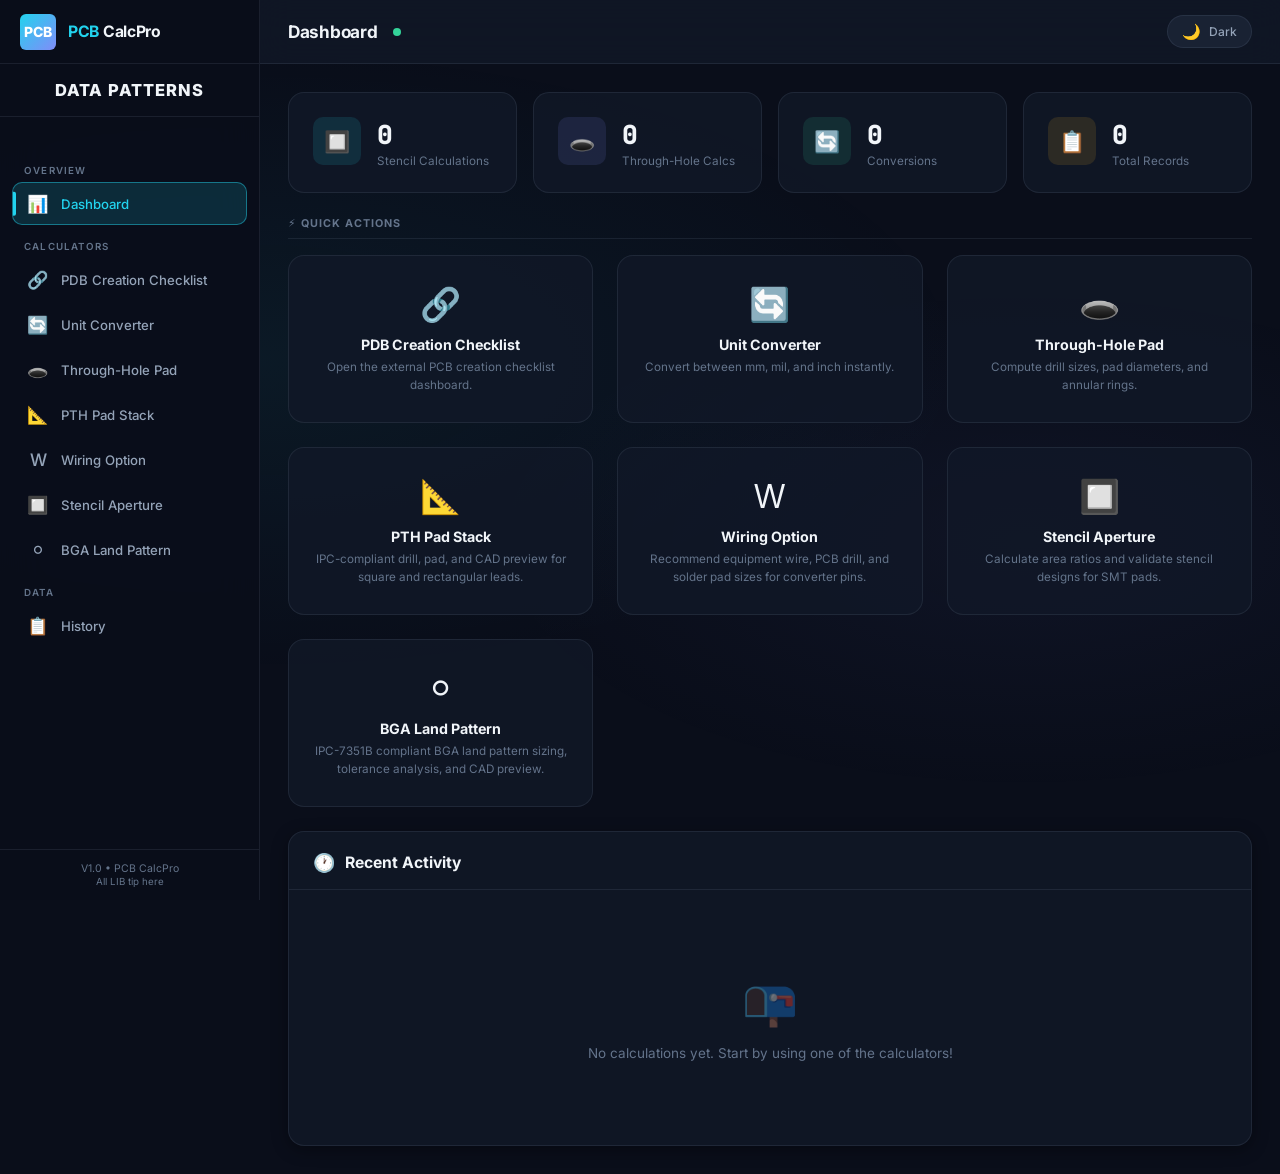
<file: pth_pad_stack_workstation.html>
<!DOCTYPE html>
<html lang="en">
<head>
  <meta charset="UTF-8" />
  <meta name="viewport" content="width=device-width, initial-scale=1.0" />
  <meta http-equiv="refresh" content="0; url=index.html" />
  <title>PTH Pad Stack Workstation — Redirect</title>
  <style>
    body {
      font-family: system-ui, sans-serif;
      display: grid;
      place-items: center;
      min-height: 100vh;
      margin: 0;
      background: #0a0e1a;
      color: #f1f5f9;
    }
    a { color: #22d3ee; }
  </style>
</head>
<body>
  <p>PTH Pad Stack Workstation is integrated into <a href="index.html">PCB CalcPro</a>. Opening dashboard…</p>
  <script>window.location.replace("index.html");</script>
</body>
</html>
</file>
<file: style.css>
/* ============================================================
   PCB Manufacturing Calculator Dashboard — style.css
   Professional engineering dashboard with dark/light themes,
   glassmorphism, micro-animations, and responsive layout.
   ============================================================ */

/* ---------- Google Font ---------- */
@import url('https://fonts.googleapis.com/css2?family=Inter:wght@300;400;500;600;700;800&family=JetBrains+Mono:wght@400;500;600&display=swap');

/* ============================================================
   CSS Custom Properties (Design Tokens)
   ============================================================ */
:root {
  /* --- Palette (Dark Mode – Default) --- */
  --bg-primary:       #0a0e1a;
  --bg-secondary:     #111827;
  --bg-card:          rgba(17, 24, 39, 0.85);
  --bg-card-hover:    rgba(30, 41, 59, 0.95);
  --bg-sidebar:       rgba(10, 14, 26, 0.97);
  --bg-input:         rgba(30, 41, 59, 0.7);
  --bg-input-focus:   rgba(30, 41, 59, 0.95);

  --text-primary:     #f1f5f9;
  --text-secondary:   #94a3b8;
  --text-muted:       #64748b;
  --text-inverse:     #0f172a;

  --accent-primary:   #22d3ee;   /* cyan‑400  */
  --accent-secondary: #818cf8;   /* indigo‑400 */
  --accent-green:     #34d399;   /* emerald‑400 */
  --accent-amber:     #fbbf24;   /* amber‑400 */
  --accent-rose:      #fb7185;   /* rose‑400 */
  --accent-primary-dim: rgba(34, 211, 238, 0.15);

  --border-color:     rgba(148, 163, 184, 0.12);
  --border-active:    rgba(34, 211, 238, 0.45);

  --shadow-sm:  0 1px 2px rgba(0,0,0,.3);
  --shadow-md:  0 4px 16px rgba(0,0,0,.35);
  --shadow-lg:  0 12px 40px rgba(0,0,0,.45);
  --shadow-glow: 0 0 20px rgba(34, 211, 238, 0.15);

  --radius-sm: 6px;
  --radius-md: 10px;
  --radius-lg: 16px;
  --radius-xl: 20px;

  --sidebar-width: 260px;
  --sidebar-collapsed: 68px;
  --header-height: 64px;
  --transition-fast: 0.2s ease;
  --transition-med:  0.35s cubic-bezier(.4,0,.2,1);
}

/* ---------- Light Mode ---------- */
[data-theme="light"] {
  --bg-primary:       #f0f4f8;
  --bg-secondary:     #ffffff;
  --bg-card:          rgba(255,255,255,0.9);
  --bg-card-hover:    rgba(255,255,255,1);
  --bg-sidebar:       rgba(255,255,255,0.98);
  --bg-input:         rgba(241,245,249,0.9);
  --bg-input-focus:   #ffffff;

  --text-primary:     #0f172a;
  --text-secondary:   #475569;
  --text-muted:       #94a3b8;
  --text-inverse:     #f1f5f9;

  --accent-primary:   #0891b2;   /* cyan‑600 */
  --accent-secondary: #6366f1;   /* indigo‑500 */
  --accent-green:     #059669;   /* emerald‑600 */
  --accent-amber:     #d97706;   /* amber‑600 */
  --accent-rose:      #e11d48;   /* rose‑600 */
  --accent-primary-dim: rgba(8, 145, 178, 0.1);

  --border-color:     rgba(15, 23, 42, 0.08);
  --border-active:    rgba(8, 145, 178, 0.5);

  --shadow-sm:  0 1px 3px rgba(0,0,0,.06);
  --shadow-md:  0 4px 12px rgba(0,0,0,.08);
  --shadow-lg:  0 10px 30px rgba(0,0,0,.1);
  --shadow-glow: 0 0 18px rgba(8, 145, 178, 0.12);
}

/* ============================================================
   Reset & Base
   ============================================================ */
*, *::before, *::after { box-sizing: border-box; margin: 0; padding: 0; }

html {
  font-size: 15px;
  scroll-behavior: smooth;
  -webkit-font-smoothing: antialiased;
}

body {
  font-family: 'Inter', system-ui, -apple-system, sans-serif;
  background: var(--bg-primary);
  color: var(--text-primary);
  min-height: 100vh;
  overflow-x: hidden;
  transition: background var(--transition-med), color var(--transition-med);
}

/* subtle animated gradient background */
body::before {
  content: '';
  position: fixed;
  inset: 0;
  background:
    radial-gradient(ellipse 80% 50% at 20% 40%, rgba(34,211,238,.06) 0%, transparent 70%),
    radial-gradient(ellipse 60% 40% at 80% 60%, rgba(129,140,248,.05) 0%, transparent 70%);
  pointer-events: none;
  z-index: 0;
}

a { color: var(--accent-primary); text-decoration: none; }
button { cursor: pointer; font-family: inherit; }
input, select, textarea { font-family: inherit; }

/* ============================================================
   Layout Shell
   ============================================================ */
.app-layout {
  display: flex;
  min-height: 100vh;
  position: relative;
  z-index: 1;
}

/* ---------- Sidebar ---------- */
.sidebar {
  position: fixed;
  top: 0; left: 0;
  width: var(--sidebar-width);
  height: 100vh;
  background: var(--bg-sidebar);
  border-right: 1px solid var(--border-color);
  backdrop-filter: blur(20px);
  display: flex;
  flex-direction: column;
  z-index: 100;
  transition: transform var(--transition-med), width var(--transition-med);
}

.sidebar-header {
  height: var(--header-height);
  display: flex;
  align-items: center;
  gap: 12px;
  padding: 0 20px;
  border-bottom: 1px solid var(--border-color);
  flex-shrink: 0;
}

.sidebar-logo {
  width: 36px; height: 36px;
  background: linear-gradient(135deg, var(--accent-primary), var(--accent-secondary));
  border-radius: var(--radius-sm);
  display: grid;
  place-items: center;
  font-weight: 800;
  font-size: 14px;
  color: #fff;
  flex-shrink: 0;
}

.sidebar-title {
  font-weight: 700;
  font-size: 1.05rem;
  letter-spacing: -0.3px;
  white-space: nowrap;
}

.sidebar-title span {
  color: var(--accent-primary);
}

.sidebar-nav {
  flex: 1;
  padding: 16px 12px;
  overflow-y: auto;
}

.nav-section-label {
  font-size: 0.65rem;
  font-weight: 600;
  text-transform: uppercase;
  letter-spacing: 1.2px;
  color: var(--text-muted);
  padding: 8px 12px 6px;
  margin-top: 8px;
}

.nav-item {
  display: flex;
  align-items: center;
  gap: 12px;
  padding: 10px 14px;
  border-radius: var(--radius-md);
  color: var(--text-secondary);
  font-size: 0.88rem;
  font-weight: 500;
  transition: all var(--transition-fast);
  border: 1px solid transparent;
  margin-bottom: 2px;
  position: relative;
  overflow: hidden;
}

.nav-item::before {
  content: '';
  position: absolute;
  left: 0; top: 50%;
  width: 3px; height: 0;
  background: var(--accent-primary);
  border-radius: 0 2px 2px 0;
  transform: translateY(-50%);
  transition: height var(--transition-fast);
}

.nav-item:hover {
  background: var(--accent-primary-dim);
  color: var(--text-primary);
}

.nav-item.active {
  background: var(--accent-primary-dim);
  color: var(--accent-primary);
  border-color: var(--border-active);
}

.nav-item.active::before {
  height: 60%;
}

.nav-item .nav-icon {
  font-size: 1.15rem;
  width: 22px;
  text-align: center;
  flex-shrink: 0;
}

/* Sidebar footer */
.sidebar-footer {
  padding: 12px;
  border-top: 1px solid var(--border-color);
  flex-shrink: 0;
}

/* ---------- Main Content Area ---------- */
.main-content {
  flex: 1;
  margin-left: var(--sidebar-width);
  transition: margin-left var(--transition-med);
  display: flex;
  flex-direction: column;
  min-height: 100vh;
  /* Prevent the main area from expanding beyond the viewport width */
  min-width: 0;
  overflow-x: hidden;
}

/* ---------- Top Header ---------- */
.top-header {
  height: var(--header-height);
  background: var(--bg-card);
  border-bottom: 1px solid var(--border-color);
  backdrop-filter: blur(16px);
  display: flex;
  align-items: center;
  justify-content: space-between;
  padding: 0 28px;
  position: sticky;
  top: 0;
  z-index: 50;
}

.header-left {
  display: flex;
  align-items: center;
  gap: 16px;
}

.menu-toggle {
  display: none;
  background: none;
  border: none;
  color: var(--text-primary);
  font-size: 1.4rem;
  padding: 6px;
}

.page-title {
  font-size: 1.15rem;
  font-weight: 700;
  letter-spacing: -0.3px;
}

.header-right {
  display: flex;
  align-items: center;
  gap: 12px;
}

/* Theme toggle */
.theme-toggle {
  background: var(--bg-input);
  border: 1px solid var(--border-color);
  border-radius: 50px;
  padding: 6px 14px;
  display: flex;
  align-items: center;
  gap: 8px;
  color: var(--text-secondary);
  font-size: 0.8rem;
  font-weight: 500;
  transition: all var(--transition-fast);
}

.theme-toggle:hover {
  border-color: var(--accent-primary);
  color: var(--accent-primary);
  box-shadow: var(--shadow-glow);
}

.theme-toggle .toggle-icon { font-size: 1rem; }

/* ============================================================
   Content Area
   ============================================================ */
.content-area {
  flex: 1;
  padding: 28px;
  /* Prevent any module from blowing out the horizontal axis */
  overflow-x: hidden;
  /* Bound width so content never exceeds the viewport minus sidebar */
  min-width: 0;
}

/* Module containers */
.module-page {
  display: none;
  animation: fadeSlideIn 0.4s ease forwards;
  /* Each page is bounded to the available content width */
  width: 100%;
  min-width: 0;
}
.module-page.active { display: block; }

@keyframes fadeSlideIn {
  from { opacity: 0; transform: translateY(14px); }
  to   { opacity: 1; transform: translateY(0); }
}

/* ---------- Cards ---------- */
.card {
  background: var(--bg-card);
  border: 1px solid var(--border-color);
  border-radius: var(--radius-lg);
  backdrop-filter: blur(12px);
  box-shadow: var(--shadow-md);
  transition: all var(--transition-med);
  /* overflow:clip preserves border-radius cosmetics without creating a scroll container,
     so table-wrapper horizontal scrollbars inside this card remain functional */
  overflow: clip;
  min-width: 0; /* prevent flex/grid blowout */
}

.card:hover {
  border-color: var(--border-active);
  box-shadow: var(--shadow-lg), var(--shadow-glow);
}

.card-header {
  padding: 20px 24px 16px;
  display: flex;
  align-items: center;
  justify-content: space-between;
  border-bottom: 1px solid var(--border-color);
}

.card-header h3 {
  font-size: 1.05rem;
  font-weight: 700;
  display: flex;
  align-items: center;
  gap: 10px;
}

.card-header h3 .card-icon {
  font-size: 1.2rem;
}

.card-body {
  padding: 24px;
}

/* ---------- Grid layouts ---------- */
.grid-2 {
  display: grid;
  grid-template-columns: 1fr 1fr;
  gap: 24px;
}

.grid-3 {
  display: grid;
  grid-template-columns: repeat(3, 1fr);
  gap: 24px;
}

.grid-4 {
  display: grid;
  grid-template-columns: repeat(4, 1fr);
  gap: 16px;
}

/* ============================================================
   Form Elements
   ============================================================ */
.form-group {
  margin-bottom: 18px;
}

.form-group label {
  display: block;
  font-size: 0.78rem;
  font-weight: 600;
  color: var(--text-secondary);
  margin-bottom: 6px;
  text-transform: uppercase;
  letter-spacing: 0.6px;
}

.form-control {
  width: 100%;
  padding: 10px 14px;
  background: var(--bg-input);
  border: 1px solid var(--border-color);
  border-radius: var(--radius-sm);
  color: var(--text-primary);
  font-size: 0.92rem;
  font-family: 'JetBrains Mono', monospace;
  transition: all var(--transition-fast);
  outline: none;
}

.form-control:focus {
  background: var(--bg-input-focus);
  border-color: var(--accent-primary);
  box-shadow: 0 0 0 3px var(--accent-primary-dim);
}

.form-control::placeholder {
  color: var(--text-muted);
  font-family: 'Inter', sans-serif;
}

select.form-control {
  appearance: none;
  background-image: url("data:image/svg+xml,%3Csvg xmlns='http://www.w3.org/2000/svg' width='12' height='12' fill='%2394a3b8' viewBox='0 0 16 16'%3E%3Cpath d='M8 11L3 6h10z'/%3E%3C/svg%3E");
  background-repeat: no-repeat;
  background-position: right 12px center;
  padding-right: 36px;
}

.form-row {
  display: grid;
  grid-template-columns: 1fr 1fr;
  gap: 14px;
}

.form-row-3 {
  display: grid;
  grid-template-columns: 1fr 1fr 1fr;
  gap: 14px;
}

/* ============================================================
   Buttons
   ============================================================ */
.btn {
  display: inline-flex;
  align-items: center;
  gap: 8px;
  padding: 10px 20px;
  border: 1px solid transparent;
  border-radius: var(--radius-sm);
  font-size: 0.85rem;
  font-weight: 600;
  transition: all var(--transition-fast);
  white-space: nowrap;
}

.btn-primary {
  background: linear-gradient(135deg, var(--accent-primary), var(--accent-secondary));
  color: #fff;
  border: none;
  box-shadow: 0 2px 10px rgba(34,211,238,.25);
}
.btn-primary:hover {
  transform: translateY(-1px);
  box-shadow: 0 4px 18px rgba(34,211,238,.35);
}

.btn-secondary {
  background: var(--bg-input);
  color: var(--text-primary);
  border-color: var(--border-color);
}
.btn-secondary:hover {
  border-color: var(--accent-primary);
  color: var(--accent-primary);
}

.btn-success {
  background: var(--accent-green);
  color: #fff;
}

.btn-danger {
  background: var(--accent-rose);
  color: #fff;
}
.btn-danger:hover {
  opacity: 0.9;
}

.btn-sm {
  padding: 6px 14px;
  font-size: 0.78rem;
}

.btn-icon {
  width: 36px; height: 36px;
  padding: 0;
  display: grid;
  place-items: center;
  border-radius: var(--radius-sm);
}

.btn-group {
  display: flex;
  gap: 8px;
  flex-wrap: wrap;
}

/* ============================================================
   Stat / Result Boxes
   ============================================================ */
.stat-card {
  background: var(--bg-card);
  border: 1px solid var(--border-color);
  border-radius: var(--radius-md);
  padding: 18px 20px;
  text-align: center;
  transition: all var(--transition-fast);
}

.stat-card:hover {
  border-color: var(--border-active);
  transform: translateY(-2px);
  box-shadow: var(--shadow-md);
}

.stat-label {
  font-size: 0.7rem;
  font-weight: 600;
  text-transform: uppercase;
  letter-spacing: 0.8px;
  color: var(--text-muted);
  margin-bottom: 8px;
}

.stat-value {
  font-family: 'JetBrains Mono', monospace;
  font-size: 1.5rem;
  font-weight: 700;
  color: var(--accent-primary);
  line-height: 1.2;
}

.stat-unit {
  font-size: 0.75rem;
  color: var(--text-secondary);
  margin-top: 2px;
}

.pth-drill-breakdown {
  display: grid;
  gap: 10px;
  margin-top: 12px;
}

.pth-drill-row {
  display: flex;
  justify-content: space-between;
  align-items: center;
  gap: 16px;
  padding: 10px 12px;
  background: var(--bg-input);
  border: 1px solid var(--border-color);
  border-radius: var(--radius-sm);
}

.pth-drill-label {
  color: var(--text-secondary);
  font-size: 0.78rem;
  font-weight: 600;
}

.pth-drill-value {
  color: var(--accent-primary);
  font-family: 'JetBrains Mono', monospace;
  font-size: 0.95rem;
  font-weight: 700;
  white-space: nowrap;
}

.pth-drill-suggested {
  border-color: var(--border-active);
  background: rgba(245, 158, 11, 0.08);
}

/* Pass / Fail badges */
.badge {
  display: inline-flex;
  align-items: center;
  gap: 6px;
  padding: 5px 14px;
  border-radius: 50px;
  font-size: 0.78rem;
  font-weight: 700;
  letter-spacing: 0.5px;
}

.badge-pass {
  background: rgba(52, 211, 153, 0.15);
  color: var(--accent-green);
  border: 1px solid rgba(52, 211, 153, 0.3);
}

.badge-fail {
  background: rgba(251, 113, 133, 0.15);
  color: var(--accent-rose);
  border: 1px solid rgba(251, 113, 133, 0.3);
}

.badge-warn {
  background: rgba(251, 191, 36, 0.15);
  color: var(--accent-amber);
  border: 1px solid rgba(251, 191, 36, 0.3);
}

/* ============================================================
   Canvas Preview
   ============================================================ */
.canvas-container {
  background: rgba(0,0,0,0.25);
  border: 1px solid var(--border-color);
  border-radius: var(--radius-md);
  display: flex;
  align-items: center;
  justify-content: center;
  min-height: 220px;
  position: relative;
  overflow: hidden;
}

[data-theme="light"] .canvas-container {
  background: rgba(241,245,249,0.8);
}

.canvas-container canvas {
  max-width: 100%;
}

.canvas-label {
  position: absolute;
  top: 10px;
  left: 14px;
  font-size: 0.68rem;
  font-weight: 600;
  text-transform: uppercase;
  letter-spacing: 1px;
  color: var(--text-muted);
}

/* ============================================================
   Calculation Steps
   ============================================================ */
.calc-steps {
  background: var(--bg-input);
  border: 1px solid var(--border-color);
  border-radius: var(--radius-md);
  padding: 18px 20px;
  font-family: 'JetBrains Mono', monospace;
  font-size: 0.82rem;
  line-height: 1.8;
  color: var(--text-secondary);
  max-height: 300px;
  overflow-y: auto;
}

.calc-steps .step-label {
  color: var(--accent-primary);
  font-weight: 600;
}

.calc-steps .step-formula {
  color: var(--accent-amber);
}

.calc-steps .step-result {
  color: var(--accent-green);
  font-weight: 600;
}

/* ============================================================
   Tables
   ============================================================ */
.data-table {
  width: 100%;
  border-collapse: collapse;
  font-size: 0.85rem;
}

.data-table thead th {
  text-align: left;
  padding: 12px 16px;
  font-size: 0.72rem;
  font-weight: 600;
  text-transform: uppercase;
  letter-spacing: 0.8px;
  color: var(--text-muted);
  border-bottom: 1px solid var(--border-color);
  background: var(--bg-input);
  position: sticky;
  top: 0;
}

.data-table tbody td {
  padding: 12px 16px;
  border-bottom: 1px solid var(--border-color);
  color: var(--text-secondary);
  font-family: 'JetBrains Mono', monospace;
  font-size: 0.82rem;
}

.data-table tbody tr {
  transition: background var(--transition-fast);
}

.data-table tbody tr:hover {
  background: var(--accent-primary-dim);
}

.table-wrapper {
  overflow-x: auto;
  /* overflow-y must remain visible/auto so sticky thead works */
  border: 1px solid var(--border-color);
  border-radius: var(--radius-md);
  /* Ensure the wrapper never expands wider than its containing card */
  width: 100%;
  box-sizing: border-box;
}

/* ============================================================
   Coordinate Points Table (Irregular Polygon)
   ============================================================ */
.coord-table {
  width: 100%;
  border-collapse: collapse;
}

.coord-table th, .coord-table td {
  padding: 8px 10px;
  border-bottom: 1px solid var(--border-color);
  font-size: 0.82rem;
}

.coord-table th {
  color: var(--text-muted);
  font-weight: 600;
  text-transform: uppercase;
  font-size: 0.7rem;
  letter-spacing: 0.6px;
}

.coord-table input {
  width: 80px;
  padding: 6px 8px;
  background: var(--bg-input);
  border: 1px solid var(--border-color);
  border-radius: var(--radius-sm);
  color: var(--text-primary);
  font-family: 'JetBrains Mono', monospace;
  font-size: 0.82rem;
  text-align: center;
  outline: none;
  transition: border-color var(--transition-fast);
}

.coord-table input:focus {
  border-color: var(--accent-primary);
}

.coord-table .remove-btn {
  background: none;
  border: none;
  color: var(--accent-rose);
  font-size: 1.1rem;
  cursor: pointer;
  padding: 2px 6px;
  border-radius: 4px;
  transition: background var(--transition-fast);
}

.coord-table .remove-btn:hover {
  background: rgba(251, 113, 133, 0.15);
}

/* ============================================================
   Shape Selector Buttons
   ============================================================ */
.shape-selector {
  display: flex;
  gap: 8px;
  flex-wrap: wrap;
}

.shape-btn {
  flex: 1;
  min-width: 100px;
  padding: 12px 10px;
  background: var(--bg-input);
  border: 1px solid var(--border-color);
  border-radius: var(--radius-md);
  color: var(--text-secondary);
  font-size: 0.8rem;
  font-weight: 600;
  text-align: center;
  transition: all var(--transition-fast);
  display: flex;
  flex-direction: column;
  align-items: center;
  gap: 6px;
}

.shape-btn .shape-icon {
  font-size: 1.5rem;
}

.shape-btn:hover {
  border-color: var(--accent-primary);
  color: var(--accent-primary);
  background: var(--accent-primary-dim);
}

.shape-btn.active {
  border-color: var(--accent-primary);
  color: var(--accent-primary);
  background: var(--accent-primary-dim);
  box-shadow: 0 0 12px var(--accent-primary-dim);
}

/* ============================================================
   Unit Converter
   ============================================================ */
.converter-card {
  text-align: center;
}

.converter-card .converter-icon {
  font-size: 2rem;
  margin-bottom: 12px;
}

.converter-card .converter-result {
  font-family: 'JetBrains Mono', monospace;
  font-size: 1.6rem;
  font-weight: 700;
  color: var(--accent-primary);
  margin: 12px 0 4px;
  min-height: 40px;
}

.converter-card .converter-unit {
  font-size: 0.78rem;
  color: var(--text-muted);
}

.swap-icon {
  font-size: 1.5rem;
  color: var(--accent-secondary);
  display: flex;
  align-items: center;
  justify-content: center;
  padding: 12px 0;
}

/* ============================================================
   History Panel
   ============================================================ */
.history-toolbar {
  display: flex;
  align-items: center;
  gap: 10px;
  margin-bottom: 18px;
  flex-wrap: wrap;
}

.search-box {
  flex: 1;
  min-width: 200px;
  position: relative;
}

.search-box input {
  width: 100%;
  padding: 9px 14px 9px 38px;
  background: var(--bg-input);
  border: 1px solid var(--border-color);
  border-radius: 50px;
  color: var(--text-primary);
  font-size: 0.85rem;
  outline: none;
  transition: all var(--transition-fast);
}

.search-box input:focus {
  border-color: var(--accent-primary);
  box-shadow: 0 0 0 3px var(--accent-primary-dim);
}

.search-box .search-icon {
  position: absolute;
  left: 14px;
  top: 50%;
  transform: translateY(-50%);
  color: var(--text-muted);
  font-size: 0.9rem;
}

.history-entry {
  background: var(--bg-input);
  border: 1px solid var(--border-color);
  border-radius: var(--radius-md);
  padding: 14px 18px;
  margin-bottom: 10px;
  transition: all var(--transition-fast);
}

.history-entry:hover {
  border-color: var(--border-active);
}

.history-entry .history-meta {
  display: flex;
  justify-content: space-between;
  align-items: center;
  margin-bottom: 8px;
}

.history-entry .history-type {
  font-size: 0.72rem;
  font-weight: 700;
  text-transform: uppercase;
  letter-spacing: 0.6px;
  color: var(--accent-secondary);
}

.history-entry .history-time {
  font-size: 0.72rem;
  color: var(--text-muted);
}

.history-entry .history-data {
  font-family: 'JetBrains Mono', monospace;
  font-size: 0.8rem;
  color: var(--text-secondary);
  line-height: 1.6;
}

.empty-state {
  text-align: center;
  padding: 60px 20px;
  color: var(--text-muted);
}

.empty-state .empty-icon {
  font-size: 3rem;
  margin-bottom: 16px;
  opacity: 0.4;
}

.empty-state p {
  font-size: 0.9rem;
}

/* ============================================================
   Dashboard Home Stats
   ============================================================ */
.dash-stat {
  background: var(--bg-card);
  border: 1px solid var(--border-color);
  border-radius: var(--radius-lg);
  padding: 24px;
  display: flex;
  align-items: flex-start;
  gap: 16px;
  transition: all var(--transition-fast);
}

.dash-stat:hover {
  transform: translateY(-3px);
  box-shadow: var(--shadow-lg), var(--shadow-glow);
  border-color: var(--border-active);
}

.dash-stat-icon {
  width: 48px; height: 48px;
  border-radius: var(--radius-md);
  display: grid;
  place-items: center;
  font-size: 1.4rem;
  flex-shrink: 0;
}

.dash-stat-icon.cyan   { background: rgba(34,211,238,.12); color: var(--accent-primary); }
.dash-stat-icon.indigo { background: rgba(129,140,248,.12); color: var(--accent-secondary); }
.dash-stat-icon.green  { background: rgba(52,211,153,.12); color: var(--accent-green); }
.dash-stat-icon.amber  { background: rgba(251,191,36,.12); color: var(--accent-amber); }

.dash-stat-info .dash-stat-value {
  font-family: 'JetBrains Mono', monospace;
  font-size: 1.75rem;
  font-weight: 800;
  color: var(--text-primary);
}

.dash-stat-info .dash-stat-label {
  font-size: 0.78rem;
  color: var(--text-muted);
  margin-top: 2px;
}

/* ============================================================
   Toast Notifications
   ============================================================ */
.toast-container {
  position: fixed;
  bottom: 24px;
  right: 24px;
  z-index: 9999;
  display: flex;
  flex-direction: column-reverse;
  gap: 10px;
}

.toast {
  background: var(--bg-card);
  border: 1px solid var(--border-color);
  border-radius: var(--radius-md);
  padding: 14px 20px;
  display: flex;
  align-items: center;
  gap: 10px;
  font-size: 0.85rem;
  box-shadow: var(--shadow-lg);
  backdrop-filter: blur(16px);
  animation: toastIn 0.35s ease forwards;
  max-width: 360px;
}

.toast.toast-out {
  animation: toastOut 0.3s ease forwards;
}

.toast-success { border-left: 3px solid var(--accent-green); }
.toast-error   { border-left: 3px solid var(--accent-rose); }
.toast-info    { border-left: 3px solid var(--accent-primary); }

@keyframes toastIn {
  from { opacity: 0; transform: translateX(40px); }
  to   { opacity: 1; transform: translateX(0); }
}

@keyframes toastOut {
  from { opacity: 1; transform: translateX(0); }
  to   { opacity: 0; transform: translateX(40px); }
}

/* ============================================================
   Mobile Overlay
   ============================================================ */
.sidebar-overlay {
  display: none;
  position: fixed;
  inset: 0;
  background: rgba(0,0,0,0.5);
  z-index: 90;
}

/* ============================================================
   Section Headings in modules
   ============================================================ */
.section-heading {
  font-size: 0.72rem;
  font-weight: 700;
  text-transform: uppercase;
  letter-spacing: 1px;
  color: var(--text-muted);
  margin-bottom: 16px;
  padding-bottom: 8px;
  border-bottom: 1px solid var(--border-color);
  display: flex;
  align-items: center;
  gap: 8px;
}

.mb-24 { margin-bottom: 24px; }
.mt-24 { margin-top: 24px; }
.mt-16 { margin-top: 16px; }
.mb-16 { margin-bottom: 16px; }

/* ============================================================
   Scrollbar
   ============================================================ */
::-webkit-scrollbar { width: 6px; height: 6px; }
::-webkit-scrollbar-track { background: transparent; }
::-webkit-scrollbar-thumb {
  background: var(--border-color);
  border-radius: 10px;
}
::-webkit-scrollbar-thumb:hover {
  background: var(--text-muted);
}

/* ============================================================
   Responsive
   ============================================================ */
@media (max-width: 1024px) {
  .grid-4 { grid-template-columns: repeat(2, 1fr); }
  .grid-3 { grid-template-columns: 1fr 1fr; }
}

@media (max-width: 768px) {
  .sidebar {
    transform: translateX(-100%);
  }

  .sidebar.open {
    transform: translateX(0);
  }

  .sidebar-overlay.show {
    display: block;
  }

  .main-content {
    margin-left: 0;
  }

  .menu-toggle {
    display: block;
  }

  .grid-2, .grid-3, .grid-4 {
    grid-template-columns: 1fr;
  }

  .form-row, .form-row-3 {
    grid-template-columns: 1fr;
  }

  .content-area {
    padding: 16px;
  }

  .shape-selector {
    flex-direction: column;
  }

  .shape-btn {
    flex-direction: row;
    justify-content: center;
  }

  .history-toolbar {
    flex-direction: column;
    align-items: stretch;
  }

  .search-box {
    min-width: unset;
  }

  .top-header {
    padding: 0 16px;
  }

  .stat-value {
    font-size: 1.2rem;
  }
}

@media (max-width: 480px) {
  html { font-size: 14px; }

  .btn {
    padding: 8px 14px;
    font-size: 0.8rem;
  }
}

/* ============================================================
   Utility: pulse animation for live update indicator
   ============================================================ */
.pulse-dot {
  width: 8px; height: 8px;
  background: var(--accent-green);
  border-radius: 50%;
  display: inline-block;
  animation: pulseDot 2s infinite;
}

@keyframes pulseDot {
  0%, 100% { opacity: 1; transform: scale(1); }
  50%      { opacity: 0.5; transform: scale(1.3); }
}

/* Irregular polygon dimension container */
.polygon-dimensions {
  display: none;
}

.polygon-dimensions.show {
  display: block;
}

.standard-dimensions.hide {
  display: none;
}

/* Through-hole component list */
.component-entries {
  max-height: 400px;
  overflow-y: auto;
}

.component-entry {
  background: var(--bg-input);
  border: 1px solid var(--border-color);
  border-radius: var(--radius-md);
  padding: 14px 18px;
  margin-bottom: 10px;
  display: grid;
  grid-template-columns: 1fr 1fr 1fr auto;
  gap: 12px;
  align-items: end;
  transition: border-color var(--transition-fast);
}

.component-entry:hover {
  border-color: var(--border-active);
}

.component-entry .form-group {
  margin-bottom: 0;
}

.wiring-entry {
  grid-template-columns: 0.8fr 1.2fr 1fr 1fr auto;
}

@media (max-width: 768px) {
  .component-entry {
    grid-template-columns: 1fr 1fr;
  }

  .wiring-entry {
    grid-template-columns: 1fr 1fr;
  }
}

/* Validation error state */
.form-control.error {
  border-color: var(--accent-rose);
  box-shadow: 0 0 0 3px rgba(251, 113, 133, 0.15);
}

.error-text {
  color: var(--accent-rose);
  font-size: 0.72rem;
  margin-top: 4px;
}

/* Quick-action cards on dashboard */
.quick-action {
  background: var(--bg-card);
  border: 1px solid var(--border-color);
  border-radius: var(--radius-lg);
  padding: 28px 24px;
  text-align: center;
  cursor: pointer;
  transition: all var(--transition-med);
}

.quick-action:hover {
  transform: translateY(-4px);
  border-color: var(--border-active);
  box-shadow: var(--shadow-lg), var(--shadow-glow);
}

.quick-action .qa-icon {
  font-size: 2.2rem;
  margin-bottom: 12px;
}

.quick-action h4 {
  font-size: 0.95rem;
  font-weight: 700;
  margin-bottom: 6px;
}

.quick-action p {
  font-size: 0.78rem;
  color: var(--text-muted);
  line-height: 1.5;
}

/* ============================================================
   PTH Pad Stack Workstation
   ============================================================ */
.pthws-layout {
  display: grid;
  grid-template-columns: minmax(280px, 380px) 1fr;
  gap: 24px;
  align-items: start;
}

.pthws-inputs {
  position: sticky;
  top: calc(var(--header-height) + 16px);
}

.pthws-unit-btn.active {
  border-color: var(--accent-primary);
  color: var(--accent-primary);
  background: var(--accent-primary-dim);
}

.pthws-range-header {
  display: flex;
  justify-content: space-between;
  align-items: center;
  margin-bottom: 8px;
}

.pthws-range-header label {
  margin-bottom: 0;
}

.pthws-range-value {
  font-family: 'JetBrains Mono', monospace;
  font-size: 0.82rem;
  font-weight: 700;
  color: var(--accent-primary);
}

.pthws-range {
  width: 100%;
  height: 6px;
  accent-color: var(--accent-primary);
  cursor: pointer;
}

.pthws-input-unit {
  position: relative;
}

.pthws-input-unit .form-control {
  padding-right: 42px;
}

.pthws-unit-lbl {
  position: absolute;
  right: 12px;
  top: 50%;
  transform: translateY(-50%);
  font-size: 0.68rem;
  color: var(--text-muted);
  font-family: 'JetBrains Mono', monospace;
  pointer-events: none;
}

.pthws-stat-amber .stat-value { color: var(--accent-amber); }
.pthws-stat-green .stat-value { color: var(--accent-green); }

.pthws-layer-toggles {
  display: flex;
  flex-wrap: wrap;
  gap: 8px;
  font-size: 0.72rem;
  color: var(--text-secondary);
}

.pthws-layer-toggles label {
  display: flex;
  align-items: center;
  gap: 4px;
  cursor: pointer;
  background: var(--bg-input);
  border: 1px solid var(--border-color);
  border-radius: var(--radius-sm);
  padding: 4px 8px;
}

.pthws-canvas-wrap {
  position: relative;
  display: flex;
  justify-content: center;
  align-items: center;
  background: rgba(0, 0, 0, 0.2);
  border: 1px solid var(--border-color);
  border-radius: var(--radius-md);
  padding: 20px;
  min-height: 280px;
}

[data-theme="light"] .pthws-canvas-wrap {
  background: rgba(241, 245, 249, 0.8);
}

.pthws-cad-svg {
  width: 100%;
  max-width: 288px;
  height: auto;
}

.pthws-cad-legend {
  position: absolute;
  bottom: 10px;
  left: 12px;
  font-size: 0.68rem;
  font-family: 'JetBrains Mono', monospace;
  color: var(--text-muted);
}

.pthws-cad-legend div {
  display: flex;
  align-items: center;
  gap: 6px;
  margin-top: 2px;
}

.pthws-legend-dot {
  width: 8px;
  height: 8px;
  border-radius: 50%;
  display: inline-block;
}

.pthws-legend-dot.green { background: var(--accent-green); }
.pthws-legend-dot.amber { background: var(--accent-amber); }
.pthws-legend-dot.cyan { background: var(--accent-primary); }

.pthws-formula-box {
  background: var(--bg-input);
  border: 1px solid var(--border-color);
  border-radius: var(--radius-md);
  padding: 14px;
}

.pthws-formula-title {
  font-size: 0.68rem;
  font-weight: 700;
  text-transform: uppercase;
  letter-spacing: 0.6px;
  color: var(--text-muted);
  margin-bottom: 8px;
}

.pthws-formula-eq {
  font-family: 'JetBrains Mono', monospace;
  font-size: 0.78rem;
  color: var(--text-secondary);
  margin-bottom: 6px;
}

.pthws-formula-val {
  font-family: 'JetBrains Mono', monospace;
  font-size: 0.88rem;
  font-weight: 700;
  color: var(--accent-primary);
}

.pthws-formula-val.amber { color: var(--accent-amber); }
.pthws-formula-val.green { color: var(--accent-green); }

.pthws-drc-item {
  background: var(--bg-input);
  border: 1px solid var(--border-color);
  border-radius: var(--radius-md);
  padding: 14px 16px;
}

.pthws-drc-item strong {
  display: block;
  font-size: 0.82rem;
  margin-bottom: 6px;
  color: var(--text-primary);
}

.pthws-drc-item p {
  font-size: 0.75rem;
  color: var(--text-muted);
  line-height: 1.5;
  margin: 0;
}

.pthws-print-report {
  display: none;
}

@media print {
  body.pthws-printing .sidebar,
  body.pthws-printing .top-header,
  body.pthws-printing .sidebar-overlay,
  body.pthws-printing .toast-container,
  body.pthws-printing .module-page:not(#page-pthpadstack),
  body.pthws-printing #page-pthpadstack .card,
  body.pthws-printing #page-pthpadstack .pthws-layout,
  body.pthws-printing #page-pthpadstack .grid-3 {
    display: none !important;
  }

  body.pthws-printing .main-content {
    margin-left: 0 !important;
  }

  body.pthws-printing .content-area {
    padding: 0 !important;
  }

  body.pthws-printing #page-pthpadstack {
    display: block !important;
  }

  body.pthws-printing .pthws-print-report {
    display: block !important;
    padding: 24px;
    color: #000;
    background: #fff;
  }

  body.pthws-printing .pthws-print-report h1 {
    font-size: 1.25rem;
    text-align: center;
    border-bottom: 2px solid #000;
    padding-bottom: 12px;
    margin-bottom: 8px;
  }

  body.pthws-printing .pthws-print-meta {
    text-align: center;
    font-size: 0.75rem;
    margin-bottom: 20px;
  }

  body.pthws-printing .pthws-print-grid {
    display: grid;
    grid-template-columns: 1fr 1fr;
    gap: 16px;
    font-size: 0.8rem;
    font-family: 'JetBrains Mono', monospace;
    border-bottom: 1px solid #000;
    padding-bottom: 16px;
    margin-bottom: 16px;
  }

  body.pthws-printing .pthws-print-table {
    width: 100%;
    border-collapse: collapse;
    font-size: 0.8rem;
    font-family: 'JetBrains Mono', monospace;
  }

  body.pthws-printing .pthws-print-table th,
  body.pthws-printing .pthws-print-table td {
    border: 1px solid #000;
    padding: 8px;
    text-align: left;
  }

  body.pthws-printing .pthws-print-table th {
    background: #f0f0f0;
  }
}

@media (max-width: 1024px) {
  .pthws-layout {
    grid-template-columns: 1fr;
  }

  .pthws-inputs {
    position: static;
  }
}
</file>
<file: bga_land_calculator.css>
/* ============================================================
   BGA Land Pattern Calculator — bga_land_calculator.css
   IPC-7351B compliant styling for BGA footprint calculations,
   interactive CAD SVG preview, tolerance analysis, and reports.
   Scoped to avoid collision with existing calculators.
   ============================================================ */

/* Layout & Grid */
.bga-layout {
  display: grid;
  grid-template-columns: 1.15fr 1fr;
  gap: 24px;
}

@media (max-width: 1024px) {
  .bga-layout {
    grid-template-columns: 1fr;
  }
}

/* Preset & Group styling */
.bga-preset-badge {
  display: inline-block;
  font-size: 0.72rem;
  padding: 2px 8px;
  border-radius: var(--radius-sm);
  background: var(--accent-primary-dim);
  color: var(--accent-primary);
  font-weight: 600;
  margin-left: 8px;
  vertical-align: middle;
}

.bga-field-hint {
  font-size: 0.7rem;
  color: var(--text-muted);
  margin-top: 4px;
  display: block;
}

/* CAD Visualizer Container */
.bga-cad-wrap {
  display: flex;
  flex-direction: column;
  align-items: center;
  gap: 16px;
  width: 100%;
}

.bga-cad-svg {
  width: 100%;
  max-width: 440px;
  height: auto;
  aspect-ratio: 1 / 1;
  background: rgba(10, 14, 26, 0.6);
  border: 1px solid var(--border-color);
  border-radius: var(--radius-md);
  box-shadow: inset 0 2px 8px rgba(0, 0, 0, 0.4);
}

[data-theme="light"] .bga-cad-svg {
  background: #f8fafc;
  box-shadow: inset 0 2px 8px rgba(0, 0, 0, 0.05);
}

.bga-layer-toggles {
  display: flex;
  flex-wrap: wrap;
  gap: 12px;
  font-size: 0.75rem;
  color: var(--text-secondary);
}

.bga-layer-toggles label {
  display: inline-flex;
  align-items: center;
  gap: 5px;
  cursor: pointer;
  user-select: none;
}

.bga-cad-legend {
  display: flex;
  flex-wrap: wrap;
  justify-content: center;
  gap: 14px;
  font-size: 0.75rem;
  color: var(--text-secondary);
  padding: 8px 12px;
  background: rgba(255, 255, 255, 0.02);
  border: 1px solid var(--border-color);
  border-radius: var(--radius-sm);
  width: 100%;
}

.bga-legend-item {
  display: inline-flex;
  align-items: center;
  gap: 6px;
}

.bga-legend-dot {
  width: 10px;
  height: 10px;
  border-radius: 50%;
  display: inline-block;
}

.bga-legend-dot.green { background: #34d399; }
.bga-legend-dot.cyan { background: #22d3ee; }
.bga-legend-dot.purple { background: #c084fc; }
.bga-legend-dot.amber { background: #fbbf24; }
.bga-legend-dot.rose { background: #fb7185; }

/* Alert / Safety Warning Banner */
.bga-alert {
  padding: 12px 16px;
  border-radius: var(--radius-md);
  margin-bottom: 20px;
  font-size: 0.85rem;
  line-height: 1.5;
  display: flex;
  align-items: flex-start;
  gap: 12px;
  transition: all var(--transition-fast);
}

.bga-alert-icon {
  font-size: 1.25rem;
  flex-shrink: 0;
  line-height: 1;
}

.bga-alert.warning {
  background: rgba(251, 191, 36, 0.12);
  border: 1px solid rgba(251, 191, 36, 0.4);
  color: #fef3c7;
}
[data-theme="light"] .bga-alert.warning {
  background: #fffbeb;
  border-color: #fde68a;
  color: #92400e;
}

.bga-alert.danger {
  background: rgba(251, 113, 133, 0.15);
  border: 1px solid rgba(251, 113, 133, 0.45);
  color: #ffe4e6;
}
[data-theme="light"] .bga-alert.danger {
  background: #fff1f2;
  border-color: #fecdd3;
  color: #9f1239;
}

.bga-alert.success {
  background: rgba(52, 211, 153, 0.12);
  border: 1px solid rgba(52, 211, 153, 0.35);
  color: #d1fae5;
}
[data-theme="light"] .bga-alert.success {
  background: #ecfdf5;
  border-color: #a7f3d0;
  color: #065f46;
}

.bga-alert.info {
  background: rgba(34, 211, 238, 0.1);
  border: 1px solid rgba(34, 211, 238, 0.3);
  color: #cffafe;
}
[data-theme="light"] .bga-alert.info {
  background: #f0fdfa;
  border-color: #99f6e4;
  color: #115e59;
}

/* Formula Breakdown Cards */
.bga-formula-box {
  background: rgba(255, 255, 255, 0.02);
  border: 1px solid var(--border-color);
  border-radius: var(--radius-md);
  padding: 14px 16px;
  display: flex;
  flex-direction: column;
  gap: 8px;
}

[data-theme="light"] .bga-formula-box {
  background: #ffffff;
}

.bga-formula-title {
  font-size: 0.8rem;
  font-weight: 600;
  color: var(--text-secondary);
  text-transform: uppercase;
  letter-spacing: 0.5px;
}

.bga-formula-eq {
  font-family: 'JetBrains Mono', monospace;
  font-size: 0.82rem;
  color: var(--accent-primary);
  background: rgba(34, 211, 238, 0.06);
  padding: 6px 10px;
  border-radius: var(--radius-sm);
  border-left: 3px solid var(--accent-primary);
  word-break: break-all;
}

.bga-formula-val {
  font-family: 'JetBrains Mono', monospace;
  font-size: 0.85rem;
  color: var(--text-primary);
  font-weight: 600;
}

.bga-formula-val.green { color: var(--accent-green); }
.bga-formula-val.amber { color: var(--accent-amber); }
.bga-formula-val.cyan { color: var(--accent-primary); }

/* Reference Matrix Table */
.bga-ref-table {
  width: 100%;
  border-collapse: collapse;
  font-size: 0.78rem;
}

.bga-ref-table th,
.bga-ref-table td {
  padding: 8px 12px;
  border-bottom: 1px solid var(--border-color);
  text-align: center;
}

.bga-ref-table th {
  background: rgba(255, 255, 255, 0.03);
  font-weight: 600;
  color: var(--text-secondary);
  text-transform: uppercase;
  letter-spacing: 0.5px;
}

.bga-ref-table tr:hover td {
  background: rgba(34, 211, 238, 0.05);
}

.bga-ref-table tr.active-row td {
  background: rgba(34, 211, 238, 0.12);
  color: var(--accent-primary);
  font-weight: 700;
}

/* Printable Datasheet */
.bga-print-report {
  display: none;
}

@media print {
  body.bga-printing * {
    visibility: hidden;
  }

  body.bga-printing .bga-print-report,
  body.bga-printing .bga-print-report * {
    visibility: visible;
  }

  body.bga-printing .bga-print-report {
    display: block !important;
    position: absolute;
    left: 0;
    top: 0;
    width: 100%;
    padding: 30px;
    background: #ffffff;
    color: #0f172a;
    font-family: 'Inter', system-ui, sans-serif;
  }

  .bga-print-meta {
    font-size: 0.8rem;
    color: #64748b;
    margin-bottom: 20px;
    border-bottom: 1px solid #cbd5e1;
    padding-bottom: 10px;
  }

  .bga-print-grid {
    display: grid;
    grid-template-columns: 1fr 1fr;
    gap: 20px;
    margin-bottom: 24px;
    font-size: 0.85rem;
  }

  .bga-print-grid p {
    margin-bottom: 6px;
  }

  .bga-print-table {
    width: 100%;
    border-collapse: collapse;
    margin-top: 16px;
    font-size: 0.85rem;
  }

  .bga-print-table th,
  .bga-print-table td {
    border: 1px solid #cbd5e1;
    padding: 8px 12px;
    text-align: left;
  }

  .bga-print-table th {
    background: #f1f5f9;
    font-weight: 600;
  }
}
</file>
